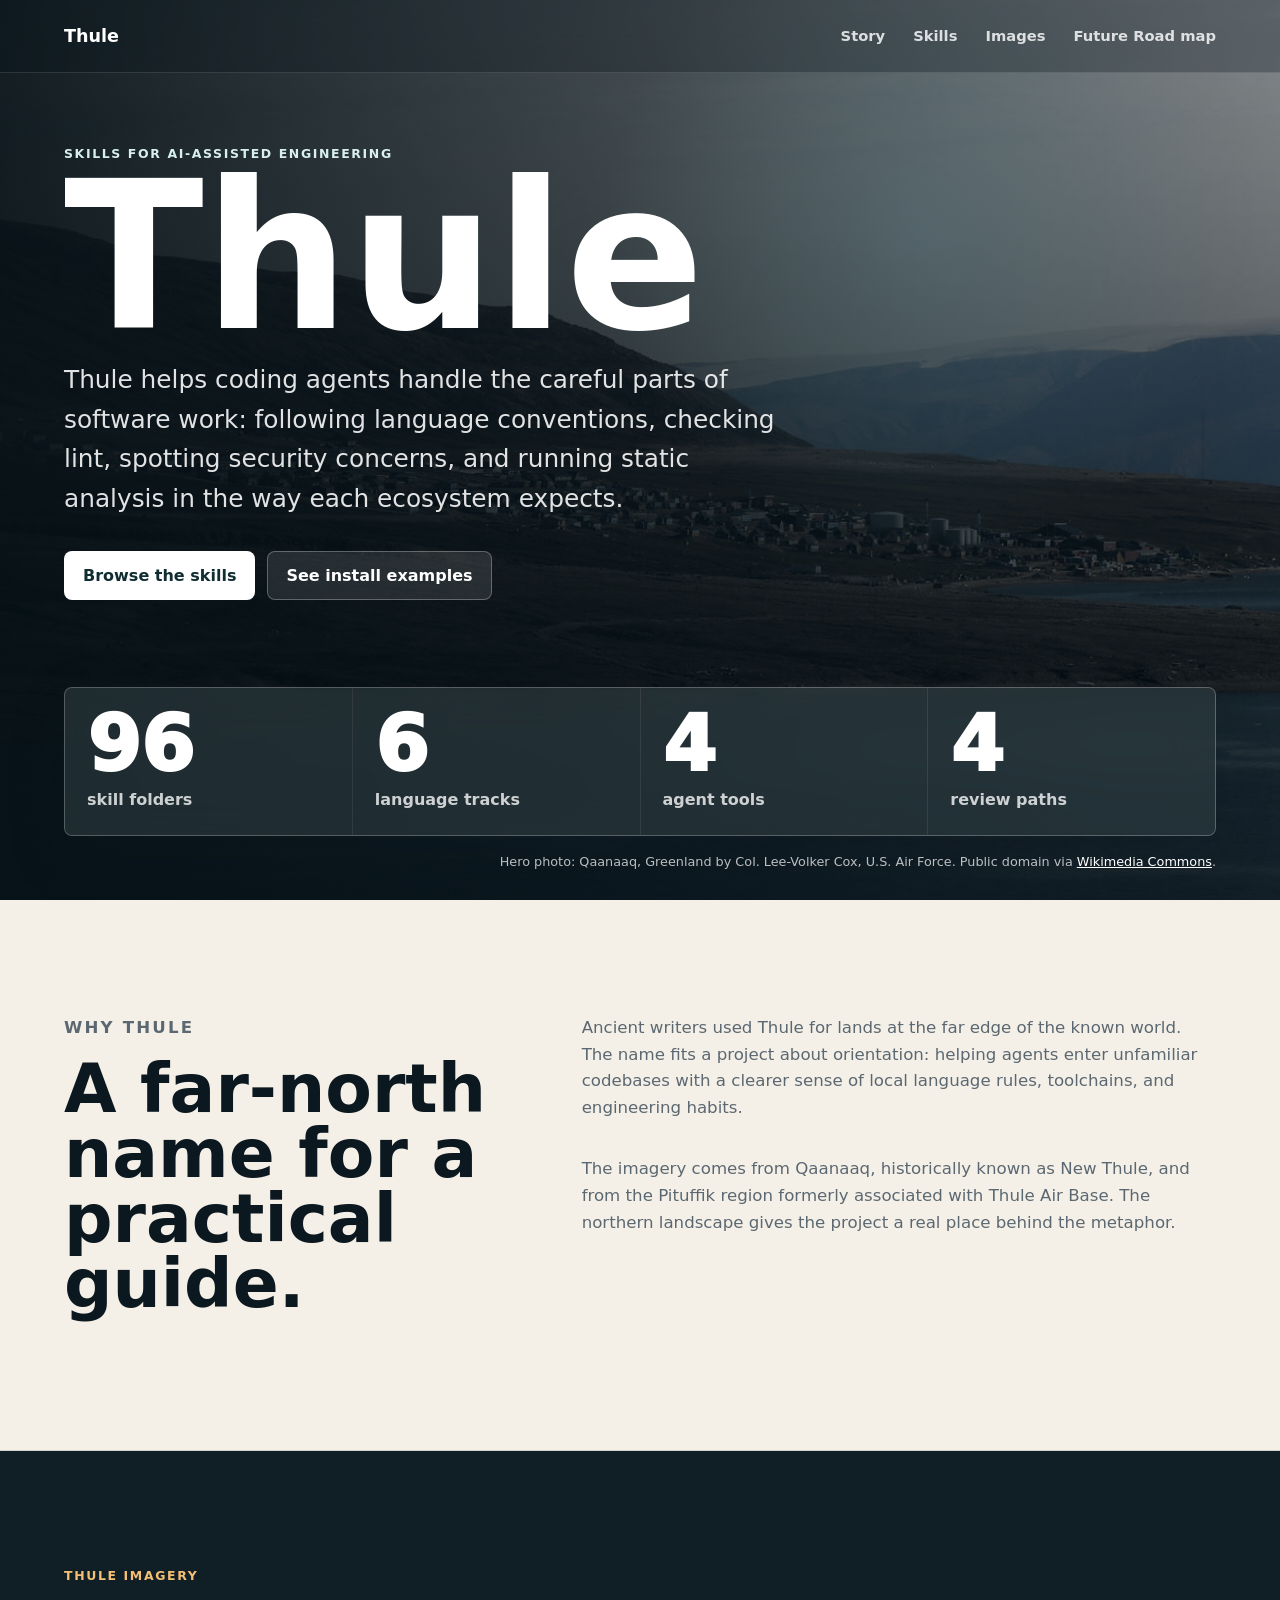
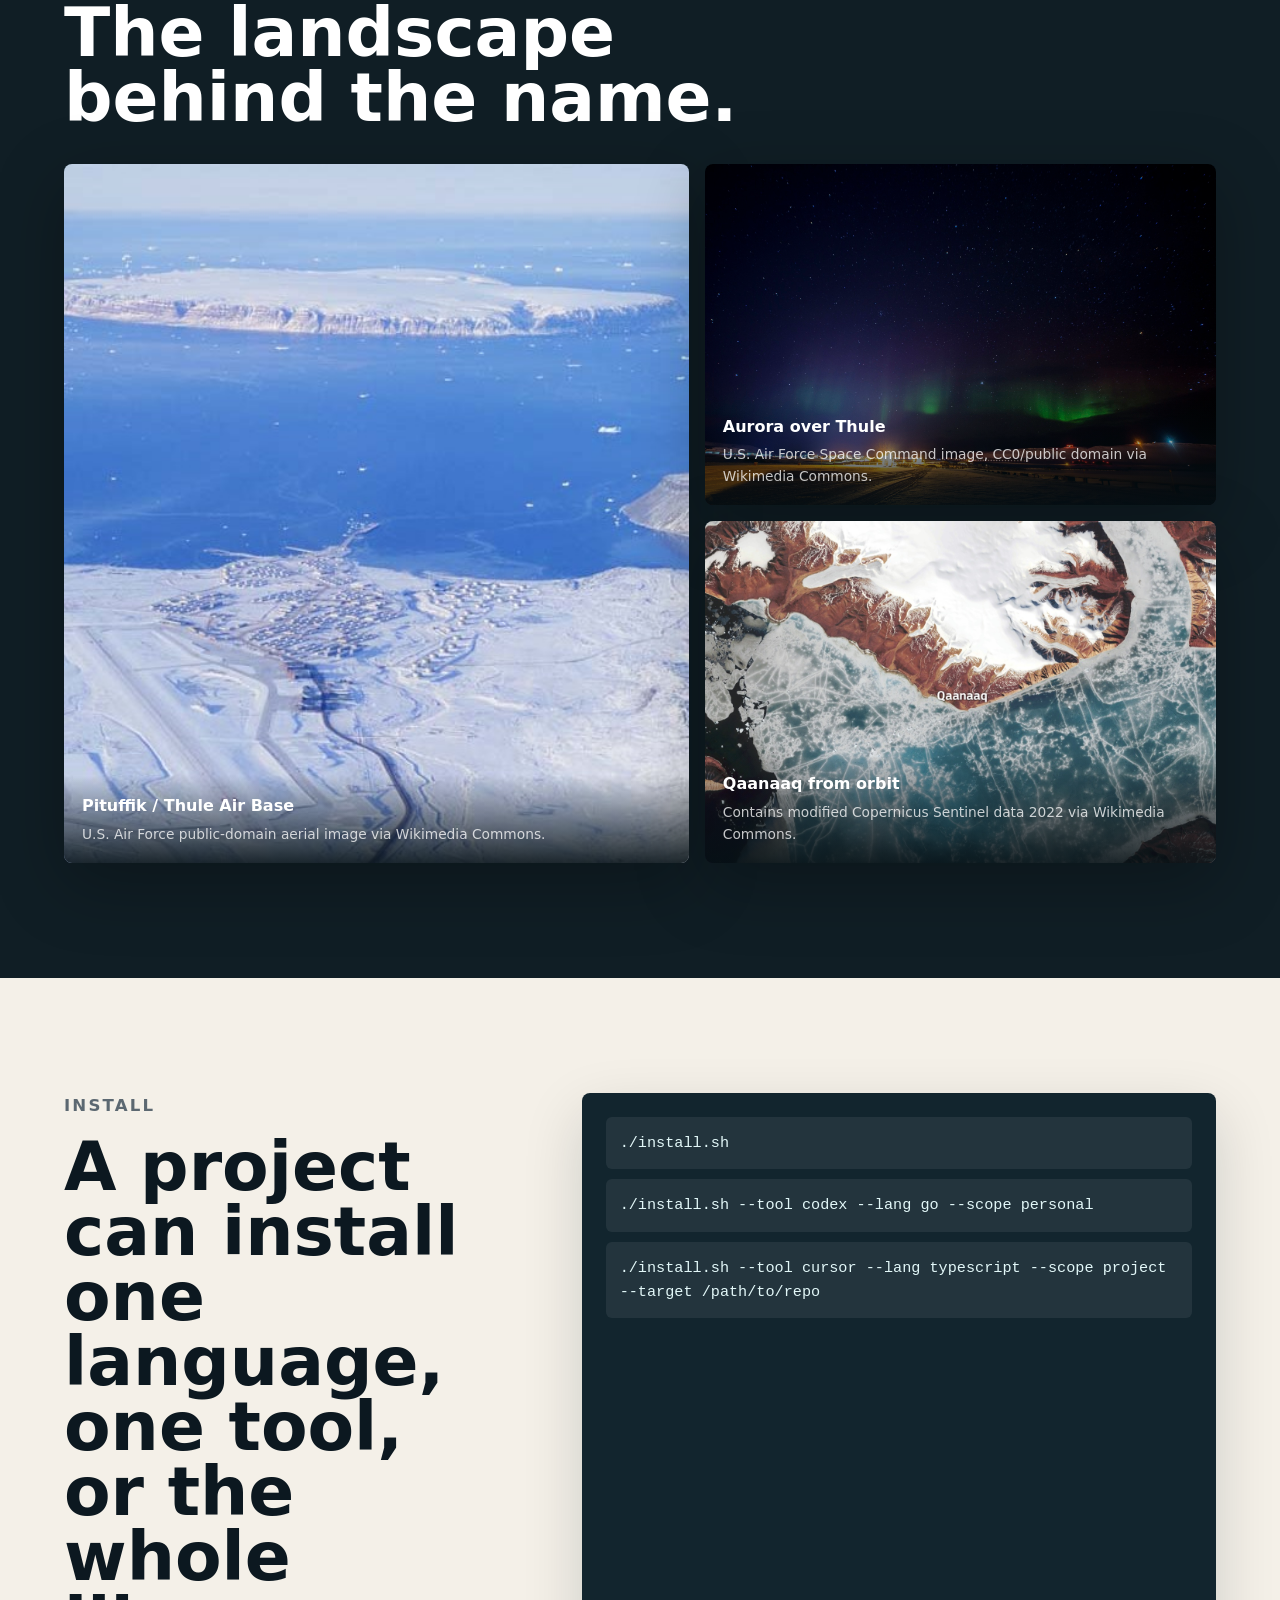
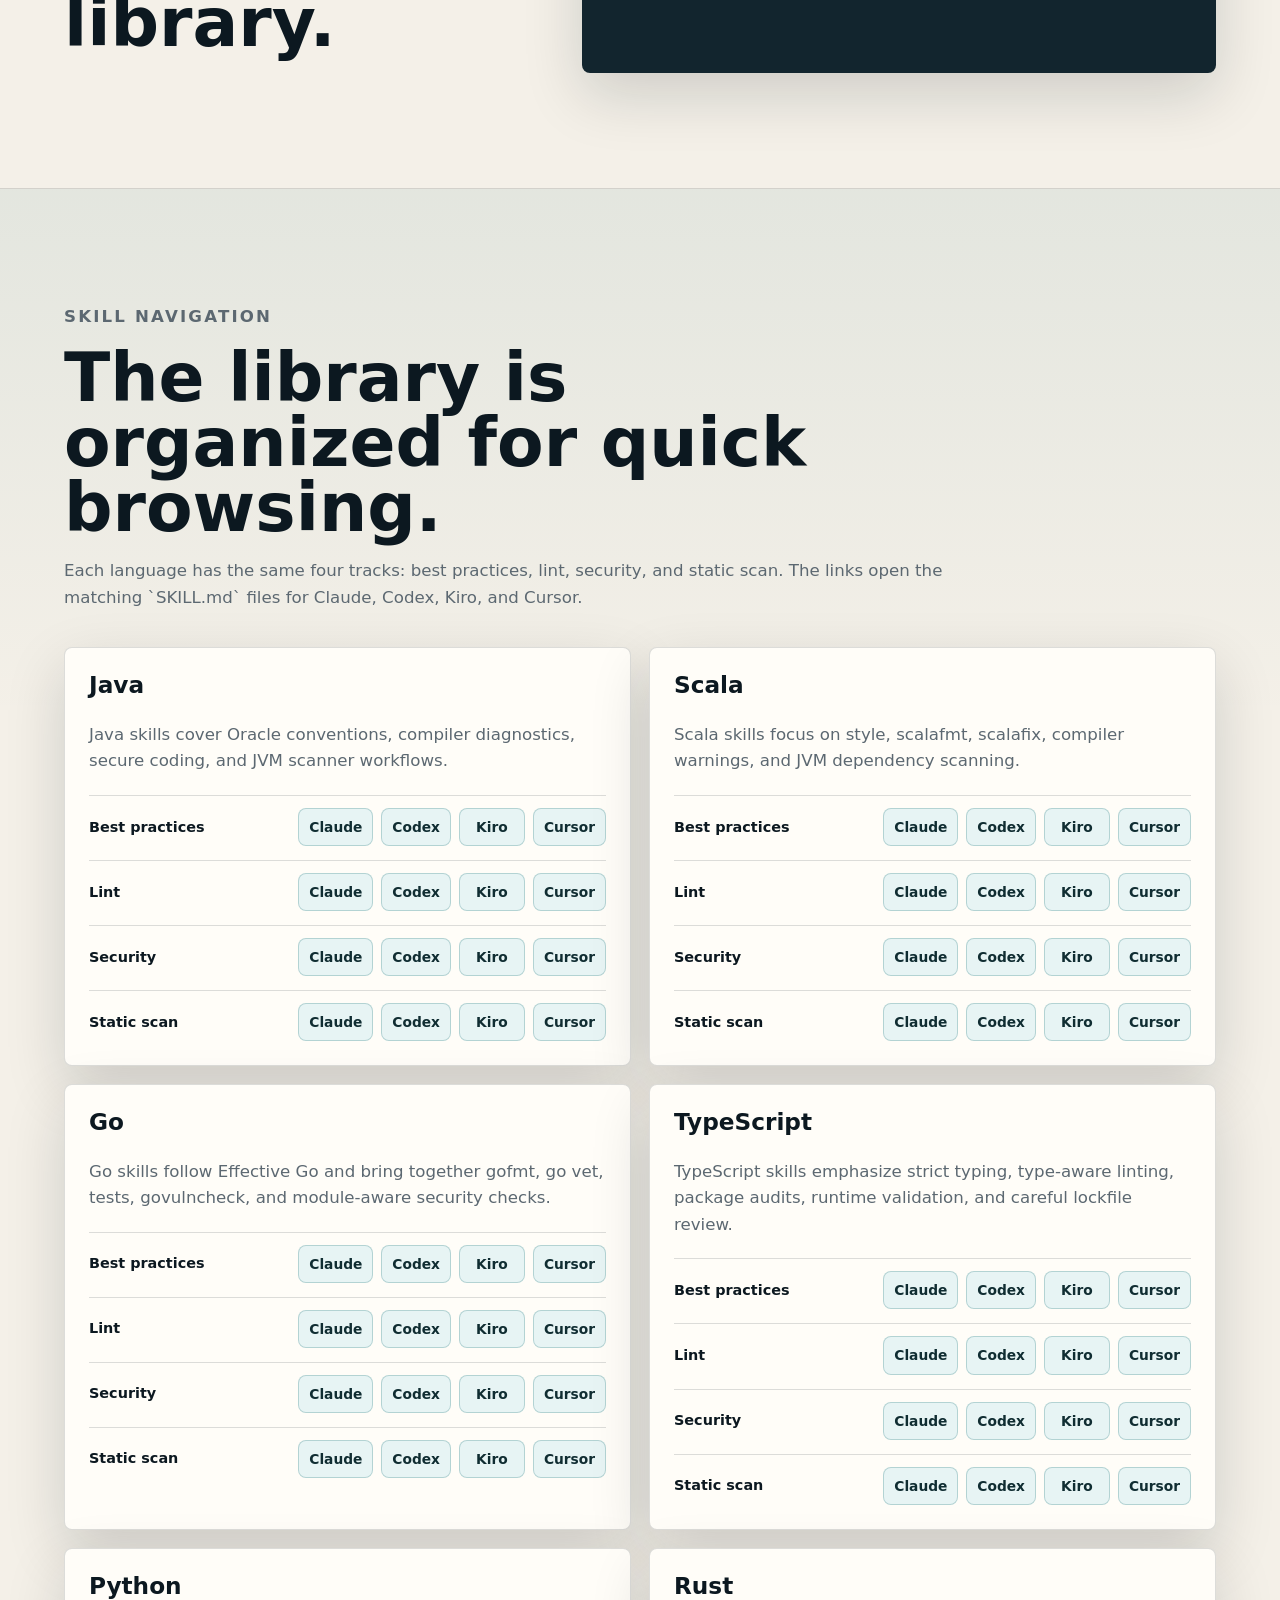
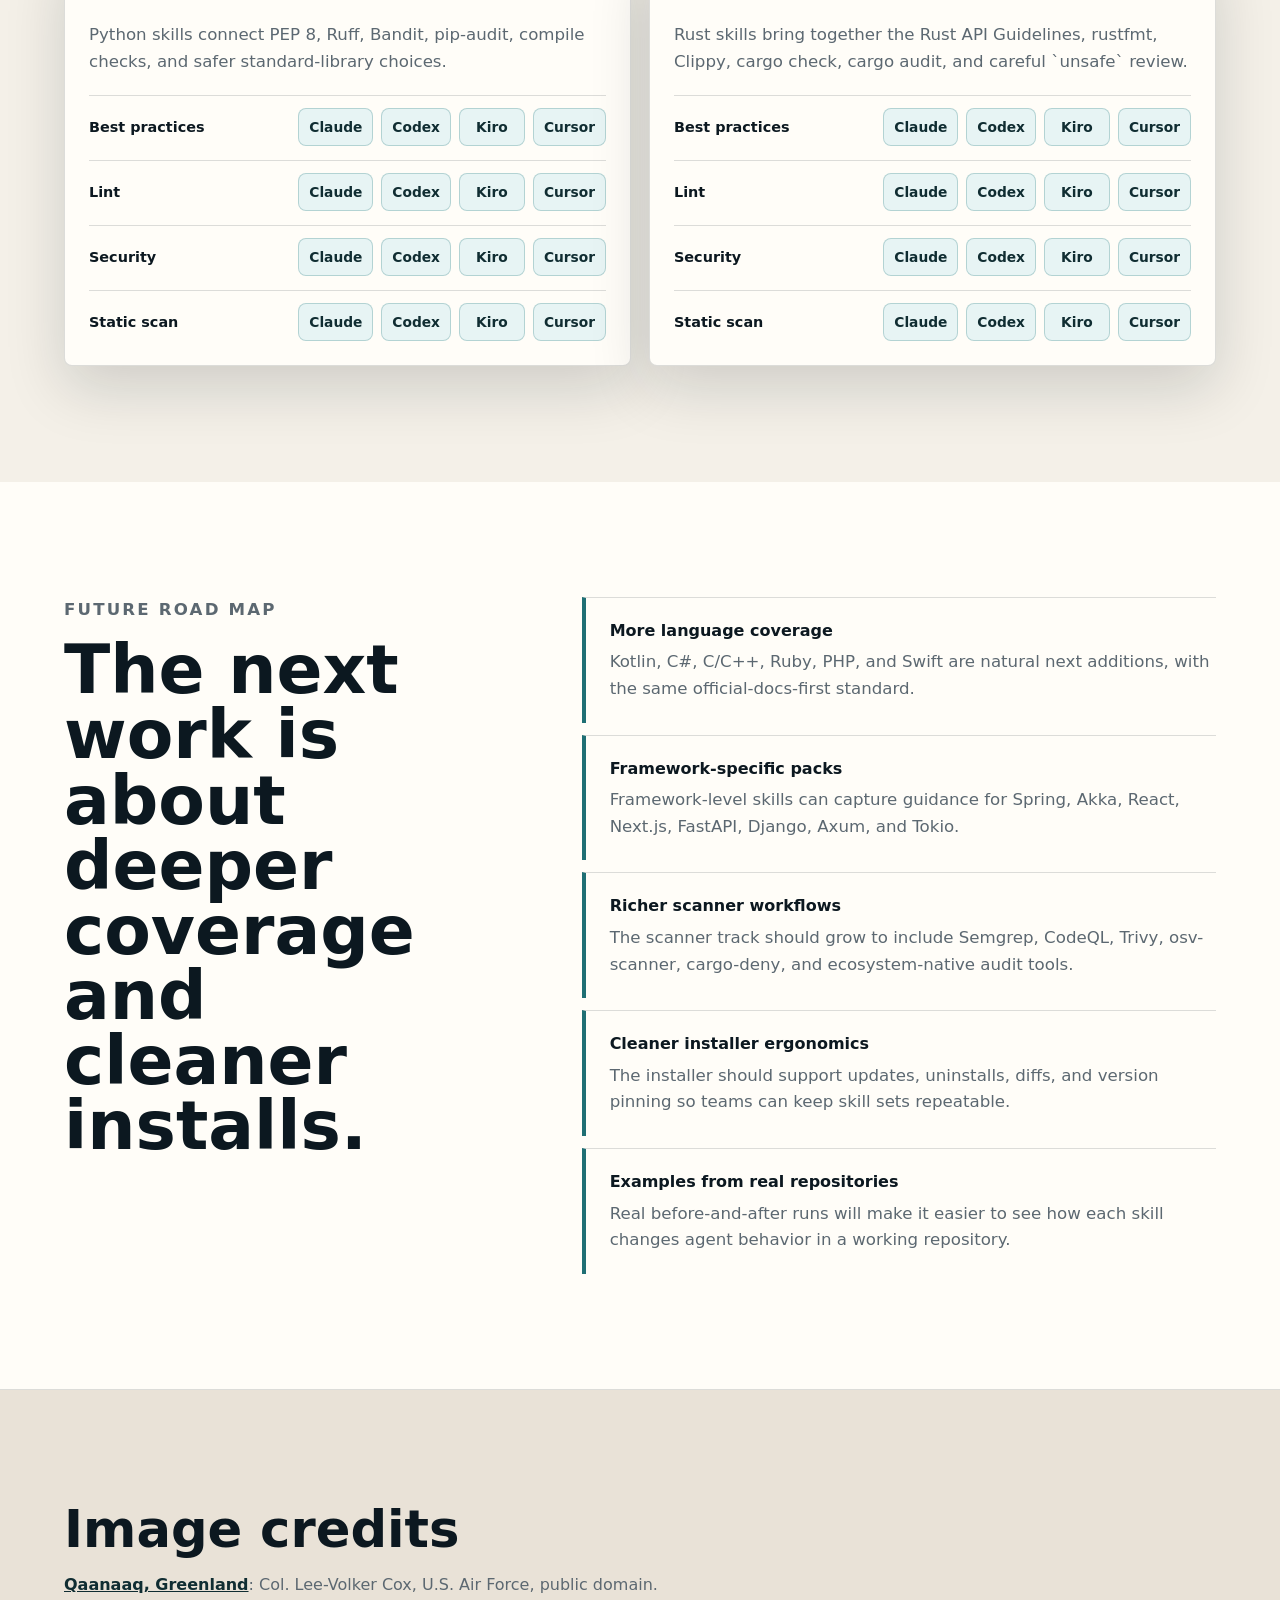
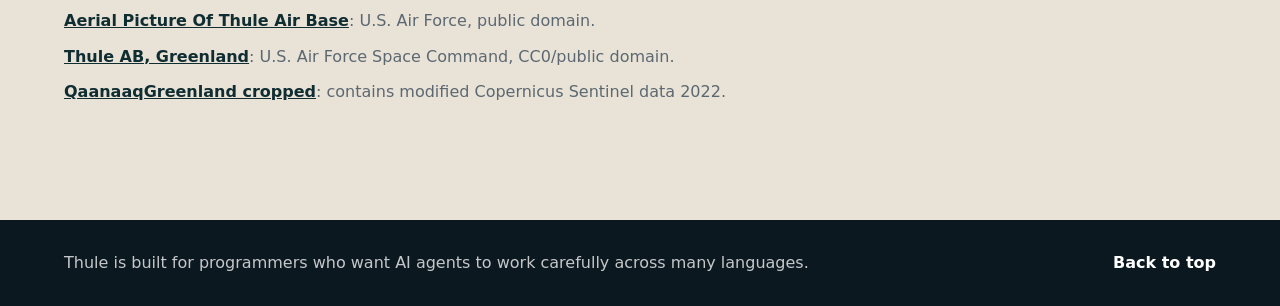
<file: index.html>
<!doctype html>
<html lang="en">
  <head>
    <meta charset="utf-8">
    <meta name="viewport" content="width=device-width, initial-scale=1">
    <meta
      name="description"
      content="Thule collects official-source-backed agent skills for teams working across Java, Scala, Go, TypeScript, Python, and Rust."
    >
    <title>Thule | Agent skills for code quality</title>
    <link rel="stylesheet" href="docs/styles.css?v=2">
  </head>
  <body>
    <header class="hero" id="top">
      <nav class="nav" aria-label="Primary navigation">
        <a class="brand" href="#top" aria-label="Thule home">Thule</a>
        <div class="nav-links">
          <a href="#story">Story</a>
          <a href="#skill-navigation">Skills</a>
          <a href="#images">Images</a>
          <a href="#roadmap">Future Road map</a>
        </div>
      </nav>

      <div class="hero-media" aria-hidden="true">
        <img src="docs/assets/qaanaaq-greenland.jpg" alt="">
      </div>
      <div class="hero-shade" aria-hidden="true"></div>

      <section class="hero-content" aria-labelledby="hero-title">
        <p class="eyebrow">Skills for AI-assisted engineering</p>
        <h1 id="hero-title">Thule</h1>
        <p class="lede">
          Thule helps coding agents handle the careful parts of software work: following language conventions, checking lint, spotting security concerns, and running static analysis in the way each ecosystem expects.
        </p>
        <div class="hero-actions">
          <a class="button primary" href="#skill-navigation">Browse the skills</a>
          <a class="button secondary" href="#install">See install examples</a>
        </div>
      </section>

      <aside class="banner" aria-label="Project coverage banner">
        <div>
          <span>96</span>
          <strong>skill folders</strong>
        </div>
        <div>
          <span>6</span>
          <strong>language tracks</strong>
        </div>
        <div>
          <span>4</span>
          <strong>agent tools</strong>
        </div>
        <div>
          <span>4</span>
          <strong>review paths</strong>
        </div>
      </aside>

      <p class="image-credit">
        Hero photo: Qaanaaq, Greenland by Col. Lee-Volker Cox, U.S. Air Force. Public domain via
        <a href="https://commons.wikimedia.org/wiki/File:Qaanaaq,_Greenland.jpg">Wikimedia Commons</a>.
      </p>
    </header>

    <main>
      <section class="section intro" id="story" aria-labelledby="story-title">
        <div class="section-copy">
          <p class="section-kicker">Why Thule</p>
          <h2 id="story-title">A far-north name for a practical guide.</h2>
        </div>
        <div class="text-stack">
          <p>
            Ancient writers used Thule for lands at the far edge of the known world. The name fits a project about orientation: helping agents enter unfamiliar codebases with a clearer sense of local language rules, toolchains, and engineering habits.
          </p>
          <p>
            The imagery comes from Qaanaaq, historically known as New Thule, and from the Pituffik region formerly associated with Thule Air Base. The northern landscape gives the project a real place behind the metaphor.
          </p>
        </div>
      </section>

      <section class="image-band" id="images" aria-labelledby="images-title">
        <div class="image-band-heading">
          <p class="section-kicker">Thule imagery</p>
          <h2 id="images-title">The landscape behind the name.</h2>
        </div>
        <div class="image-grid">
          <figure class="feature-image tall">
            <img src="docs/assets/thule-air-base-aerial.jpg" alt="Aerial view of Thule Air Base with water, snow, and surrounding landforms.">
            <figcaption>
              <strong>Pituffik / Thule Air Base</strong>
              <span>U.S. Air Force public-domain aerial image via Wikimedia Commons.</span>
            </figcaption>
          </figure>
          <figure class="feature-image">
            <img src="docs/assets/thule-aurora.jpg" alt="Aurora lights above Thule Air Base at night.">
            <figcaption>
              <strong>Aurora over Thule</strong>
              <span>U.S. Air Force Space Command image, CC0/public domain via Wikimedia Commons.</span>
            </figcaption>
          </figure>
          <figure class="feature-image">
            <img src="docs/assets/qaanaaq-sentinel.jpg" alt="Satellite image of Qaanaaq, Greenland and surrounding ice and terrain.">
            <figcaption>
              <strong>Qaanaaq from orbit</strong>
              <span>Contains modified Copernicus Sentinel data 2022 via Wikimedia Commons.</span>
            </figcaption>
          </figure>
        </div>
      </section>

      <section class="section install" id="install" aria-labelledby="install-title">
        <div class="section-copy">
          <p class="section-kicker">Install</p>
          <h2 id="install-title">A project can install one language, one tool, or the whole library.</h2>
        </div>
        <div class="terminal" role="img" aria-label="Install command examples">
          <code>./install.sh</code>
          <code>./install.sh --tool codex --lang go --scope personal</code>
          <code>./install.sh --tool cursor --lang typescript --scope project --target /path/to/repo</code>
        </div>
      </section>

      <section class="skills-section" id="skill-navigation" aria-labelledby="skills-title">
        <div class="skills-heading">
          <p class="section-kicker">Skill navigation</p>
          <h2 id="skills-title">The library is organized for quick browsing.</h2>
          <p>
            Each language has the same four tracks: best practices, lint, security, and static scan. The links open the matching `SKILL.md` files for Claude, Codex, Kiro, and Cursor.
          </p>
        </div>

        <div class="skill-grid">
          <article class="skill-card">
            <h3>Java</h3>
            <p>Java skills cover Oracle conventions, compiler diagnostics, secure coding, and JVM scanner workflows.</p>
            <div class="skill-group">
              <span>Best practices</span>
              <a href="https://github.com/akg268/Thule/blob/main/java/claude/java-best-practices/SKILL.md">Claude</a>
              <a href="https://github.com/akg268/Thule/blob/main/java/codex/java-best-practices/SKILL.md">Codex</a>
              <a href="https://github.com/akg268/Thule/blob/main/java/kiro/java-best-practices/SKILL.md">Kiro</a>
              <a href="https://github.com/akg268/Thule/blob/main/java/cursor/java-best-practices/SKILL.md">Cursor</a>
            </div>
            <div class="skill-group">
              <span>Lint</span>
              <a href="https://github.com/akg268/Thule/blob/main/java/claude/java-lint/SKILL.md">Claude</a>
              <a href="https://github.com/akg268/Thule/blob/main/java/codex/java-lint/SKILL.md">Codex</a>
              <a href="https://github.com/akg268/Thule/blob/main/java/kiro/java-lint/SKILL.md">Kiro</a>
              <a href="https://github.com/akg268/Thule/blob/main/java/cursor/java-lint/SKILL.md">Cursor</a>
            </div>
            <div class="skill-group">
              <span>Security</span>
              <a href="https://github.com/akg268/Thule/blob/main/java/claude/java-security/SKILL.md">Claude</a>
              <a href="https://github.com/akg268/Thule/blob/main/java/codex/java-security/SKILL.md">Codex</a>
              <a href="https://github.com/akg268/Thule/blob/main/java/kiro/java-security/SKILL.md">Kiro</a>
              <a href="https://github.com/akg268/Thule/blob/main/java/cursor/java-security/SKILL.md">Cursor</a>
            </div>
            <div class="skill-group">
              <span>Static scan</span>
              <a href="https://github.com/akg268/Thule/blob/main/java/claude/java-static-scan/SKILL.md">Claude</a>
              <a href="https://github.com/akg268/Thule/blob/main/java/codex/java-static-scan/SKILL.md">Codex</a>
              <a href="https://github.com/akg268/Thule/blob/main/java/kiro/java-static-scan/SKILL.md">Kiro</a>
              <a href="https://github.com/akg268/Thule/blob/main/java/cursor/java-static-scan/SKILL.md">Cursor</a>
            </div>
          </article>

          <article class="skill-card">
            <h3>Scala</h3>
            <p>Scala skills focus on style, scalafmt, scalafix, compiler warnings, and JVM dependency scanning.</p>
            <div class="skill-group">
              <span>Best practices</span>
              <a href="https://github.com/akg268/Thule/blob/main/scala/claude/scala-best-practices/SKILL.md">Claude</a>
              <a href="https://github.com/akg268/Thule/blob/main/scala/codex/scala-best-practices/SKILL.md">Codex</a>
              <a href="https://github.com/akg268/Thule/blob/main/scala/kiro/scala-best-practices/SKILL.md">Kiro</a>
              <a href="https://github.com/akg268/Thule/blob/main/scala/cursor/scala-best-practices/SKILL.md">Cursor</a>
            </div>
            <div class="skill-group">
              <span>Lint</span>
              <a href="https://github.com/akg268/Thule/blob/main/scala/claude/scala-lint/SKILL.md">Claude</a>
              <a href="https://github.com/akg268/Thule/blob/main/scala/codex/scala-lint/SKILL.md">Codex</a>
              <a href="https://github.com/akg268/Thule/blob/main/scala/kiro/scala-lint/SKILL.md">Kiro</a>
              <a href="https://github.com/akg268/Thule/blob/main/scala/cursor/scala-lint/SKILL.md">Cursor</a>
            </div>
            <div class="skill-group">
              <span>Security</span>
              <a href="https://github.com/akg268/Thule/blob/main/scala/claude/scala-security/SKILL.md">Claude</a>
              <a href="https://github.com/akg268/Thule/blob/main/scala/codex/scala-security/SKILL.md">Codex</a>
              <a href="https://github.com/akg268/Thule/blob/main/scala/kiro/scala-security/SKILL.md">Kiro</a>
              <a href="https://github.com/akg268/Thule/blob/main/scala/cursor/scala-security/SKILL.md">Cursor</a>
            </div>
            <div class="skill-group">
              <span>Static scan</span>
              <a href="https://github.com/akg268/Thule/blob/main/scala/claude/scala-static-scan/SKILL.md">Claude</a>
              <a href="https://github.com/akg268/Thule/blob/main/scala/codex/scala-static-scan/SKILL.md">Codex</a>
              <a href="https://github.com/akg268/Thule/blob/main/scala/kiro/scala-static-scan/SKILL.md">Kiro</a>
              <a href="https://github.com/akg268/Thule/blob/main/scala/cursor/scala-static-scan/SKILL.md">Cursor</a>
            </div>
          </article>

          <article class="skill-card">
            <h3>Go</h3>
            <p>Go skills follow Effective Go and bring together gofmt, go vet, tests, govulncheck, and module-aware security checks.</p>
            <div class="skill-group">
              <span>Best practices</span>
              <a href="https://github.com/akg268/Thule/blob/main/go/claude/go-best-practices/SKILL.md">Claude</a>
              <a href="https://github.com/akg268/Thule/blob/main/go/codex/go-best-practices/SKILL.md">Codex</a>
              <a href="https://github.com/akg268/Thule/blob/main/go/kiro/go-best-practices/SKILL.md">Kiro</a>
              <a href="https://github.com/akg268/Thule/blob/main/go/cursor/go-best-practices/SKILL.md">Cursor</a>
            </div>
            <div class="skill-group">
              <span>Lint</span>
              <a href="https://github.com/akg268/Thule/blob/main/go/claude/go-lint/SKILL.md">Claude</a>
              <a href="https://github.com/akg268/Thule/blob/main/go/codex/go-lint/SKILL.md">Codex</a>
              <a href="https://github.com/akg268/Thule/blob/main/go/kiro/go-lint/SKILL.md">Kiro</a>
              <a href="https://github.com/akg268/Thule/blob/main/go/cursor/go-lint/SKILL.md">Cursor</a>
            </div>
            <div class="skill-group">
              <span>Security</span>
              <a href="https://github.com/akg268/Thule/blob/main/go/claude/go-security/SKILL.md">Claude</a>
              <a href="https://github.com/akg268/Thule/blob/main/go/codex/go-security/SKILL.md">Codex</a>
              <a href="https://github.com/akg268/Thule/blob/main/go/kiro/go-security/SKILL.md">Kiro</a>
              <a href="https://github.com/akg268/Thule/blob/main/go/cursor/go-security/SKILL.md">Cursor</a>
            </div>
            <div class="skill-group">
              <span>Static scan</span>
              <a href="https://github.com/akg268/Thule/blob/main/go/claude/go-static-scan/SKILL.md">Claude</a>
              <a href="https://github.com/akg268/Thule/blob/main/go/codex/go-static-scan/SKILL.md">Codex</a>
              <a href="https://github.com/akg268/Thule/blob/main/go/kiro/go-static-scan/SKILL.md">Kiro</a>
              <a href="https://github.com/akg268/Thule/blob/main/go/cursor/go-static-scan/SKILL.md">Cursor</a>
            </div>
          </article>

          <article class="skill-card">
            <h3>TypeScript</h3>
            <p>TypeScript skills emphasize strict typing, type-aware linting, package audits, runtime validation, and careful lockfile review.</p>
            <div class="skill-group">
              <span>Best practices</span>
              <a href="https://github.com/akg268/Thule/blob/main/typescript/claude/typescript-best-practices/SKILL.md">Claude</a>
              <a href="https://github.com/akg268/Thule/blob/main/typescript/codex/typescript-best-practices/SKILL.md">Codex</a>
              <a href="https://github.com/akg268/Thule/blob/main/typescript/kiro/typescript-best-practices/SKILL.md">Kiro</a>
              <a href="https://github.com/akg268/Thule/blob/main/typescript/cursor/typescript-best-practices/SKILL.md">Cursor</a>
            </div>
            <div class="skill-group">
              <span>Lint</span>
              <a href="https://github.com/akg268/Thule/blob/main/typescript/claude/typescript-lint/SKILL.md">Claude</a>
              <a href="https://github.com/akg268/Thule/blob/main/typescript/codex/typescript-lint/SKILL.md">Codex</a>
              <a href="https://github.com/akg268/Thule/blob/main/typescript/kiro/typescript-lint/SKILL.md">Kiro</a>
              <a href="https://github.com/akg268/Thule/blob/main/typescript/cursor/typescript-lint/SKILL.md">Cursor</a>
            </div>
            <div class="skill-group">
              <span>Security</span>
              <a href="https://github.com/akg268/Thule/blob/main/typescript/claude/typescript-security/SKILL.md">Claude</a>
              <a href="https://github.com/akg268/Thule/blob/main/typescript/codex/typescript-security/SKILL.md">Codex</a>
              <a href="https://github.com/akg268/Thule/blob/main/typescript/kiro/typescript-security/SKILL.md">Kiro</a>
              <a href="https://github.com/akg268/Thule/blob/main/typescript/cursor/typescript-security/SKILL.md">Cursor</a>
            </div>
            <div class="skill-group">
              <span>Static scan</span>
              <a href="https://github.com/akg268/Thule/blob/main/typescript/claude/typescript-static-scan/SKILL.md">Claude</a>
              <a href="https://github.com/akg268/Thule/blob/main/typescript/codex/typescript-static-scan/SKILL.md">Codex</a>
              <a href="https://github.com/akg268/Thule/blob/main/typescript/kiro/typescript-static-scan/SKILL.md">Kiro</a>
              <a href="https://github.com/akg268/Thule/blob/main/typescript/cursor/typescript-static-scan/SKILL.md">Cursor</a>
            </div>
          </article>

          <article class="skill-card">
            <h3>Python</h3>
            <p>Python skills connect PEP 8, Ruff, Bandit, pip-audit, compile checks, and safer standard-library choices.</p>
            <div class="skill-group">
              <span>Best practices</span>
              <a href="https://github.com/akg268/Thule/blob/main/python/claude/python-best-practices/SKILL.md">Claude</a>
              <a href="https://github.com/akg268/Thule/blob/main/python/codex/python-best-practices/SKILL.md">Codex</a>
              <a href="https://github.com/akg268/Thule/blob/main/python/kiro/python-best-practices/SKILL.md">Kiro</a>
              <a href="https://github.com/akg268/Thule/blob/main/python/cursor/python-best-practices/SKILL.md">Cursor</a>
            </div>
            <div class="skill-group">
              <span>Lint</span>
              <a href="https://github.com/akg268/Thule/blob/main/python/claude/python-lint/SKILL.md">Claude</a>
              <a href="https://github.com/akg268/Thule/blob/main/python/codex/python-lint/SKILL.md">Codex</a>
              <a href="https://github.com/akg268/Thule/blob/main/python/kiro/python-lint/SKILL.md">Kiro</a>
              <a href="https://github.com/akg268/Thule/blob/main/python/cursor/python-lint/SKILL.md">Cursor</a>
            </div>
            <div class="skill-group">
              <span>Security</span>
              <a href="https://github.com/akg268/Thule/blob/main/python/claude/python-security/SKILL.md">Claude</a>
              <a href="https://github.com/akg268/Thule/blob/main/python/codex/python-security/SKILL.md">Codex</a>
              <a href="https://github.com/akg268/Thule/blob/main/python/kiro/python-security/SKILL.md">Kiro</a>
              <a href="https://github.com/akg268/Thule/blob/main/python/cursor/python-security/SKILL.md">Cursor</a>
            </div>
            <div class="skill-group">
              <span>Static scan</span>
              <a href="https://github.com/akg268/Thule/blob/main/python/claude/python-static-scan/SKILL.md">Claude</a>
              <a href="https://github.com/akg268/Thule/blob/main/python/codex/python-static-scan/SKILL.md">Codex</a>
              <a href="https://github.com/akg268/Thule/blob/main/python/kiro/python-static-scan/SKILL.md">Kiro</a>
              <a href="https://github.com/akg268/Thule/blob/main/python/cursor/python-static-scan/SKILL.md">Cursor</a>
            </div>
          </article>

          <article class="skill-card">
            <h3>Rust</h3>
            <p>Rust skills bring together the Rust API Guidelines, rustfmt, Clippy, cargo check, cargo audit, and careful `unsafe` review.</p>
            <div class="skill-group">
              <span>Best practices</span>
              <a href="https://github.com/akg268/Thule/blob/main/rust/claude/rust-best-practices/SKILL.md">Claude</a>
              <a href="https://github.com/akg268/Thule/blob/main/rust/codex/rust-best-practices/SKILL.md">Codex</a>
              <a href="https://github.com/akg268/Thule/blob/main/rust/kiro/rust-best-practices/SKILL.md">Kiro</a>
              <a href="https://github.com/akg268/Thule/blob/main/rust/cursor/rust-best-practices/SKILL.md">Cursor</a>
            </div>
            <div class="skill-group">
              <span>Lint</span>
              <a href="https://github.com/akg268/Thule/blob/main/rust/claude/rust-lint/SKILL.md">Claude</a>
              <a href="https://github.com/akg268/Thule/blob/main/rust/codex/rust-lint/SKILL.md">Codex</a>
              <a href="https://github.com/akg268/Thule/blob/main/rust/kiro/rust-lint/SKILL.md">Kiro</a>
              <a href="https://github.com/akg268/Thule/blob/main/rust/cursor/rust-lint/SKILL.md">Cursor</a>
            </div>
            <div class="skill-group">
              <span>Security</span>
              <a href="https://github.com/akg268/Thule/blob/main/rust/claude/rust-security/SKILL.md">Claude</a>
              <a href="https://github.com/akg268/Thule/blob/main/rust/codex/rust-security/SKILL.md">Codex</a>
              <a href="https://github.com/akg268/Thule/blob/main/rust/kiro/rust-security/SKILL.md">Kiro</a>
              <a href="https://github.com/akg268/Thule/blob/main/rust/cursor/rust-security/SKILL.md">Cursor</a>
            </div>
            <div class="skill-group">
              <span>Static scan</span>
              <a href="https://github.com/akg268/Thule/blob/main/rust/claude/rust-static-scan/SKILL.md">Claude</a>
              <a href="https://github.com/akg268/Thule/blob/main/rust/codex/rust-static-scan/SKILL.md">Codex</a>
              <a href="https://github.com/akg268/Thule/blob/main/rust/kiro/rust-static-scan/SKILL.md">Kiro</a>
              <a href="https://github.com/akg268/Thule/blob/main/rust/cursor/rust-static-scan/SKILL.md">Cursor</a>
            </div>
          </article>
        </div>
      </section>

      <section class="section roadmap" id="roadmap" aria-labelledby="roadmap-title">
        <div class="section-copy">
          <p class="section-kicker">Future Road map</p>
          <h2 id="roadmap-title">The next work is about deeper coverage and cleaner installs.</h2>
        </div>
        <ol class="roadmap-list">
          <li>
            <span>More language coverage</span>
            <p>Kotlin, C#, C/C++, Ruby, PHP, and Swift are natural next additions, with the same official-docs-first standard.</p>
          </li>
          <li>
            <span>Framework-specific packs</span>
            <p>Framework-level skills can capture guidance for Spring, Akka, React, Next.js, FastAPI, Django, Axum, and Tokio.</p>
          </li>
          <li>
            <span>Richer scanner workflows</span>
            <p>The scanner track should grow to include Semgrep, CodeQL, Trivy, osv-scanner, cargo-deny, and ecosystem-native audit tools.</p>
          </li>
          <li>
            <span>Cleaner installer ergonomics</span>
            <p>The installer should support updates, uninstalls, diffs, and version pinning so teams can keep skill sets repeatable.</p>
          </li>
          <li>
            <span>Examples from real repositories</span>
            <p>Real before-and-after runs will make it easier to see how each skill changes agent behavior in a working repository.</p>
          </li>
        </ol>
      </section>

      <section class="credits" aria-labelledby="credits-title">
        <h2 id="credits-title">Image credits</h2>
        <ul>
          <li><a href="https://commons.wikimedia.org/wiki/File:Qaanaaq,_Greenland.jpg">Qaanaaq, Greenland</a>: Col. Lee-Volker Cox, U.S. Air Force, public domain.</li>
          <li><a href="https://commons.wikimedia.org/wiki/File:Aerial_Picture_Of_Thule_Air_Base.jpg">Aerial Picture Of Thule Air Base</a>: U.S. Air Force, public domain.</li>
          <li><a href="https://commons.wikimedia.org/wiki/File:Thule_AB,_Greenland_(39033264061).jpg">Thule AB, Greenland</a>: U.S. Air Force Space Command, CC0/public domain.</li>
          <li><a href="https://commons.wikimedia.org/wiki/File:QaanaaqGreenland_(cropped).jpg">QaanaaqGreenland cropped</a>: contains modified Copernicus Sentinel data 2022.</li>
        </ul>
      </section>
    </main>

    <footer class="footer">
      <p>Thule is built for programmers who want AI agents to work carefully across many languages.</p>
      <a href="#top">Back to top</a>
    </footer>
  </body>
</html>
</file>
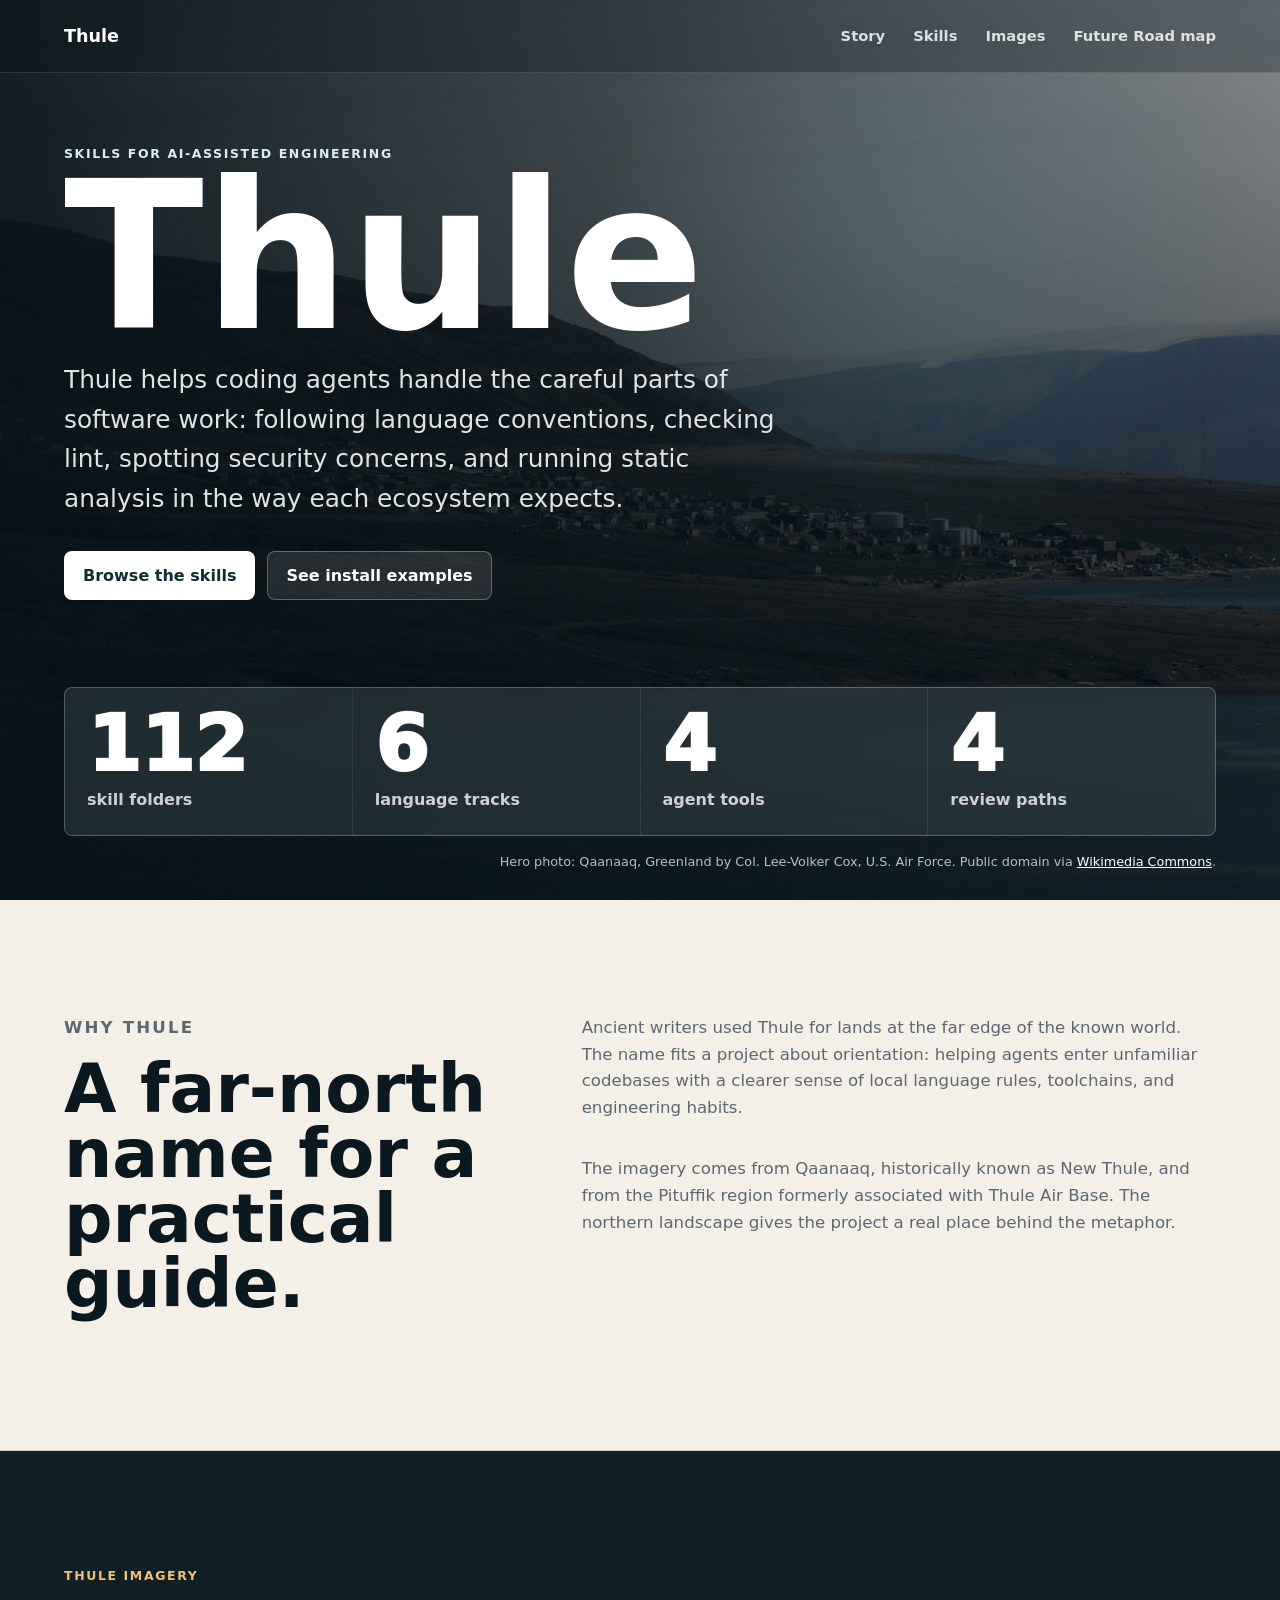
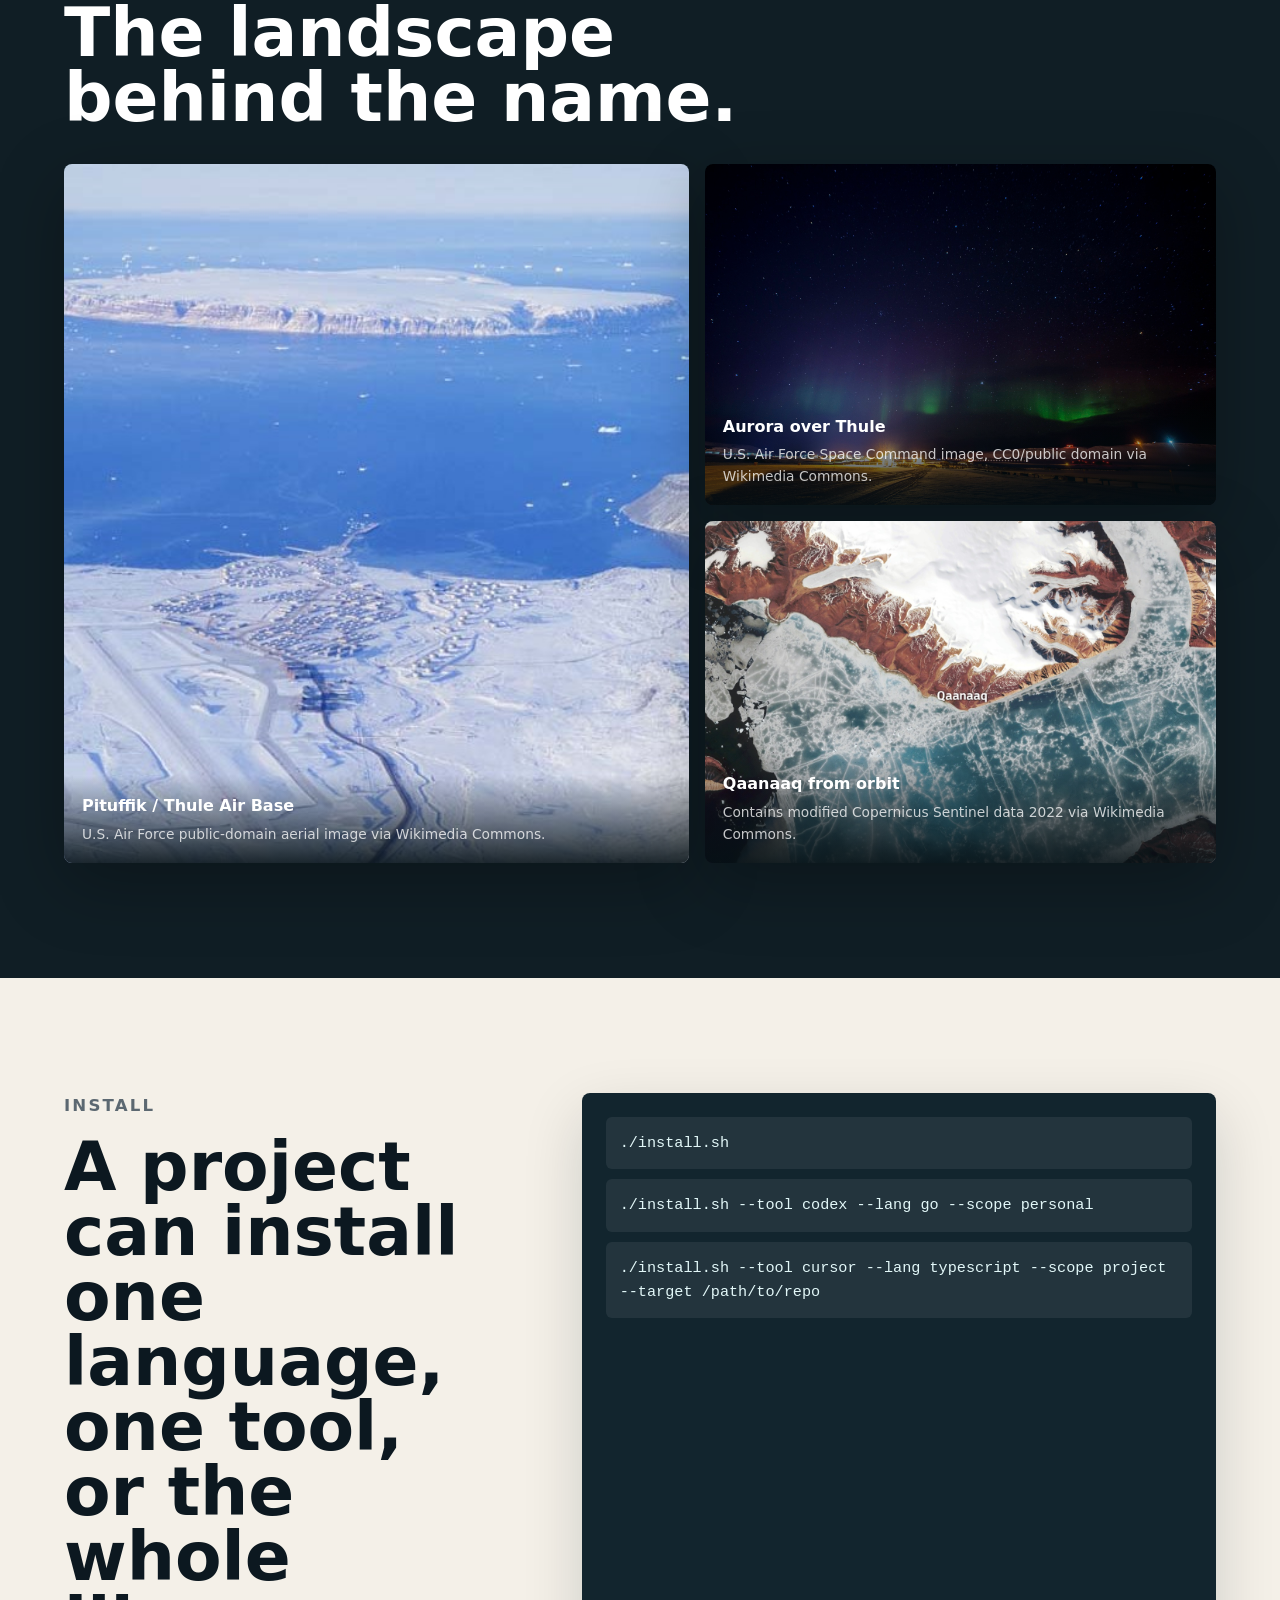
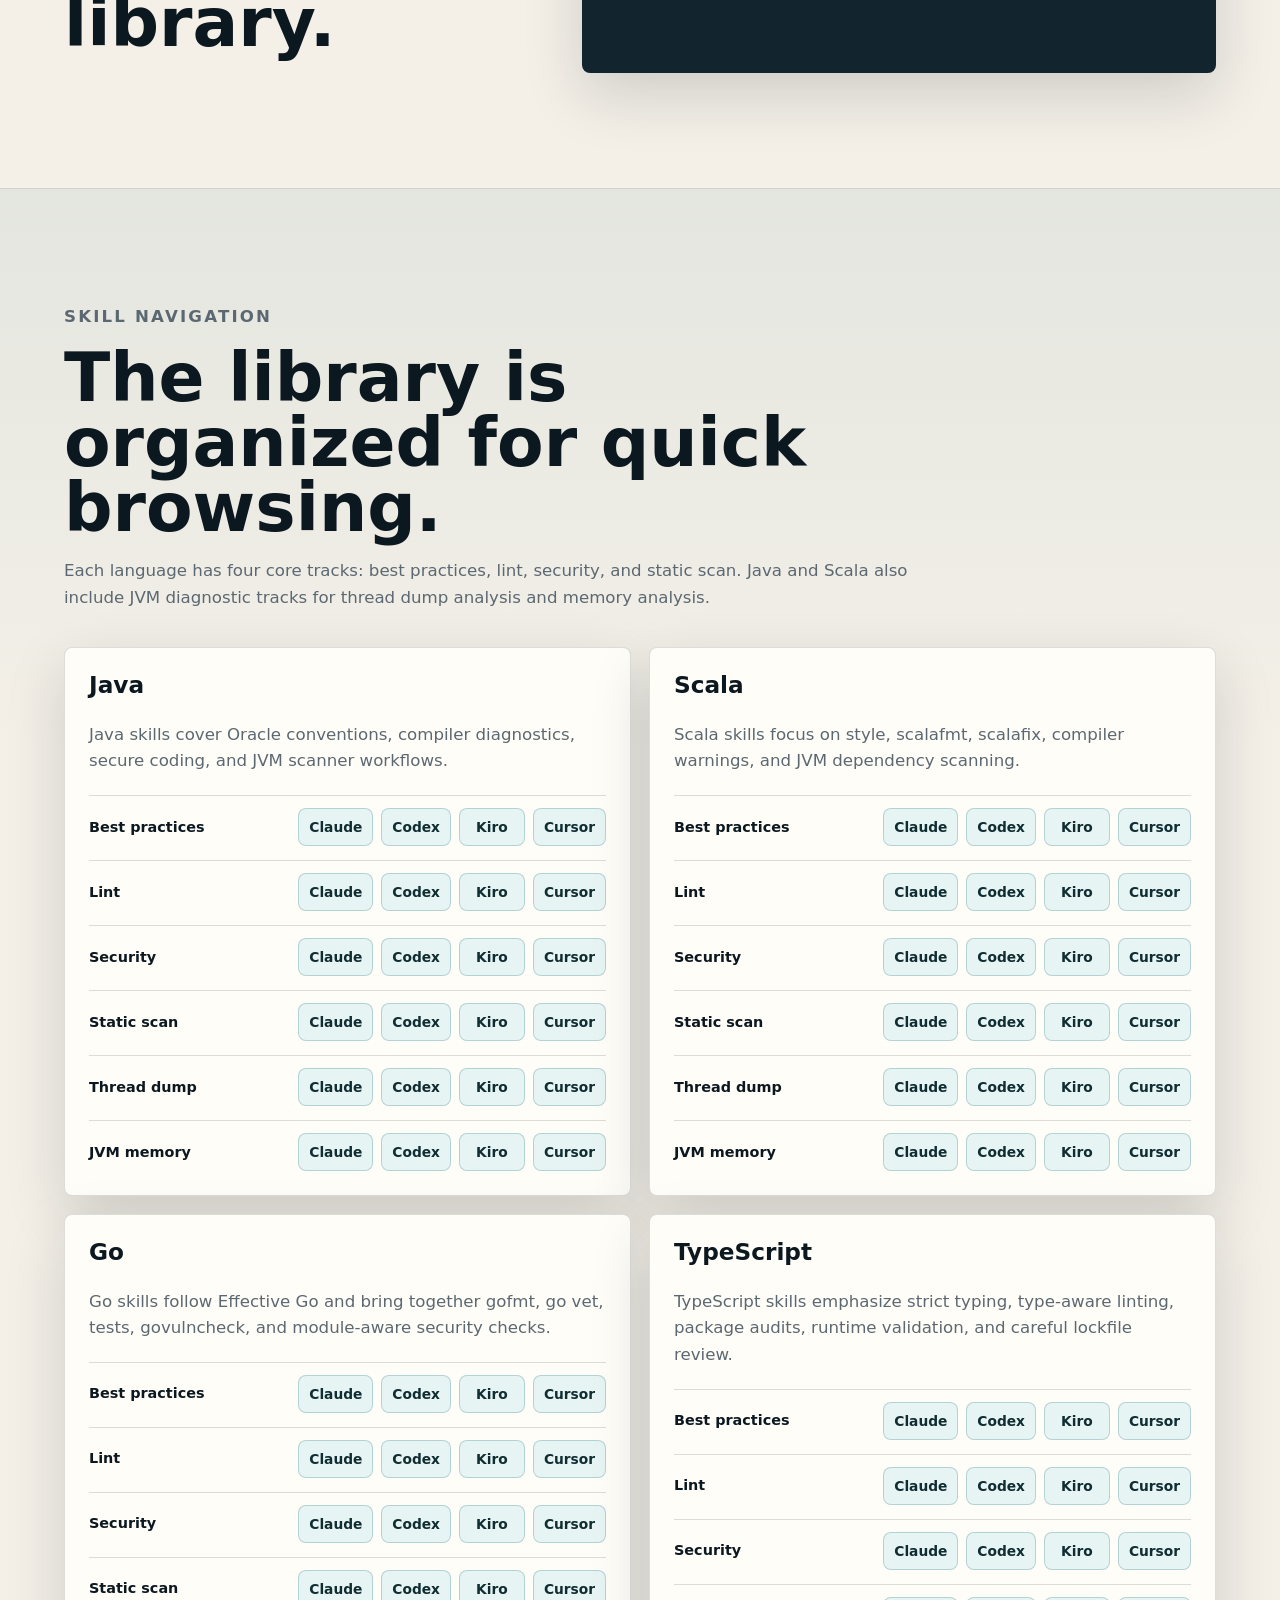
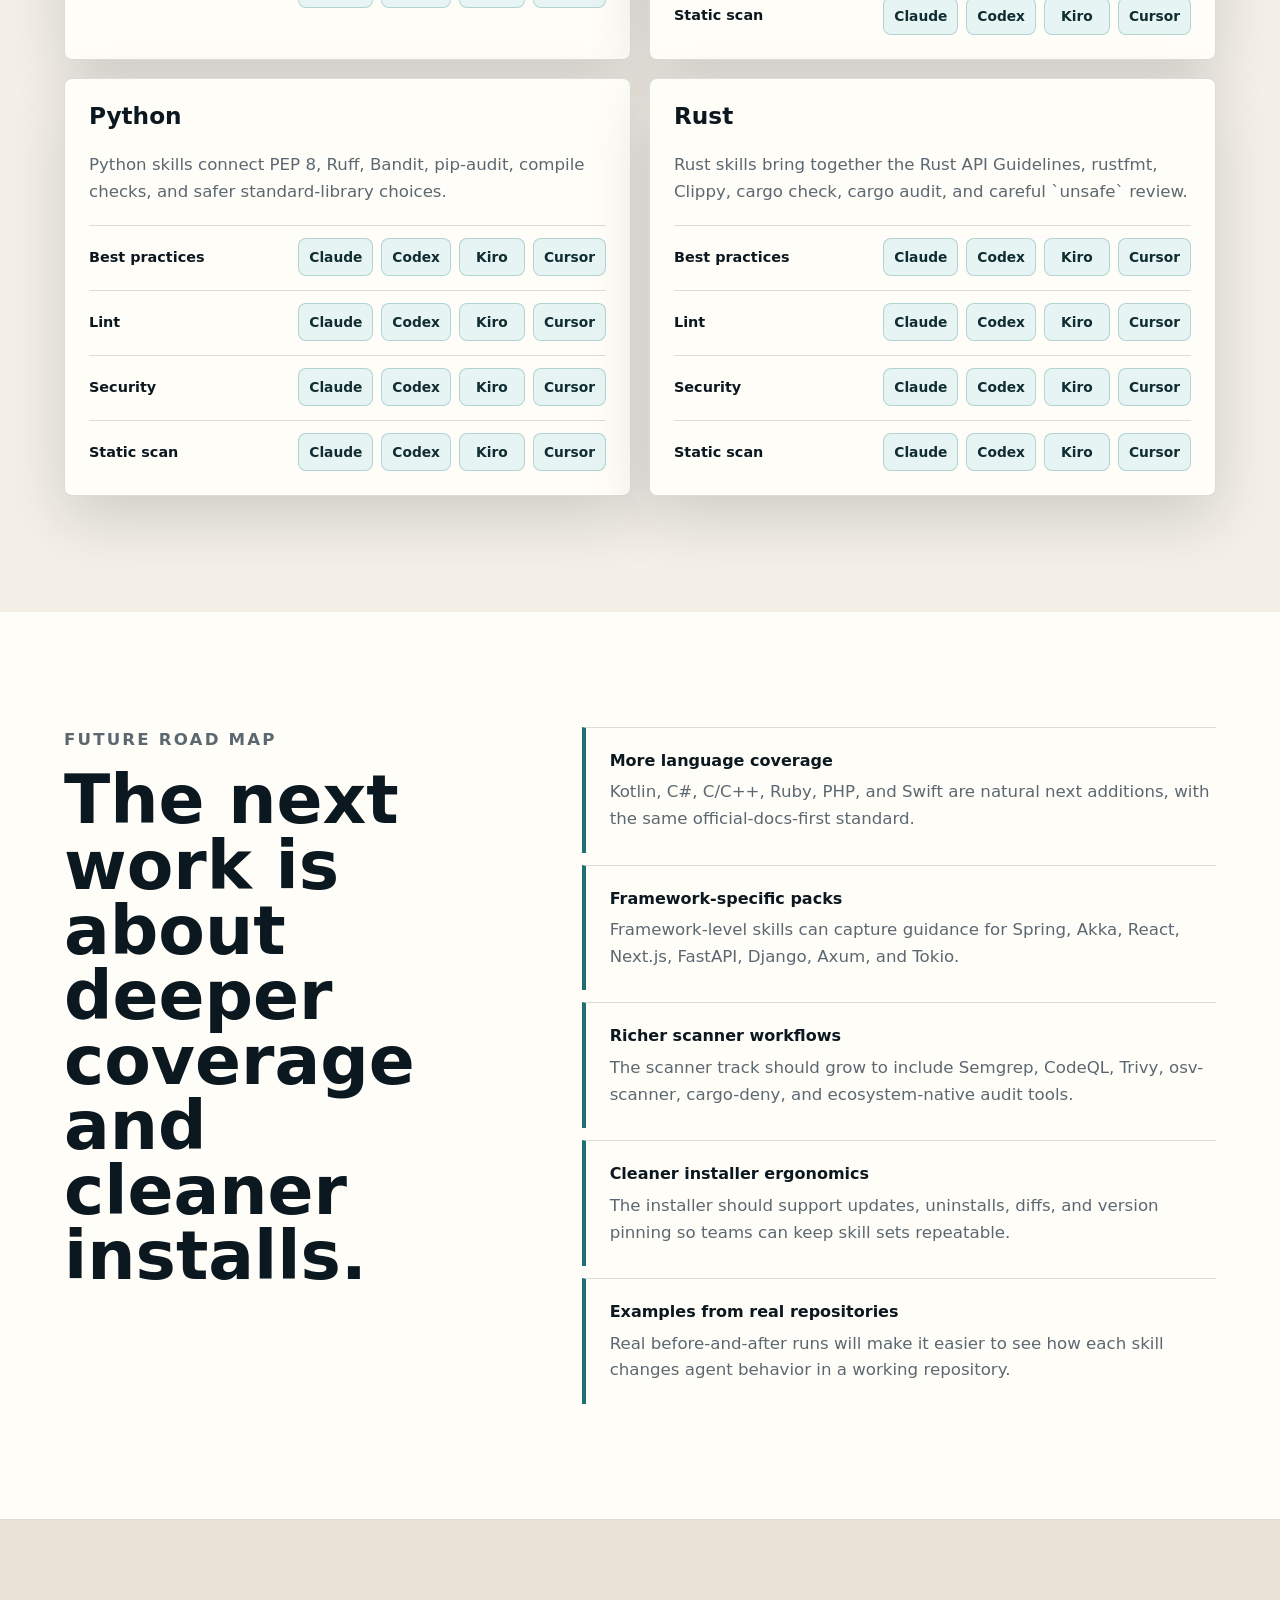
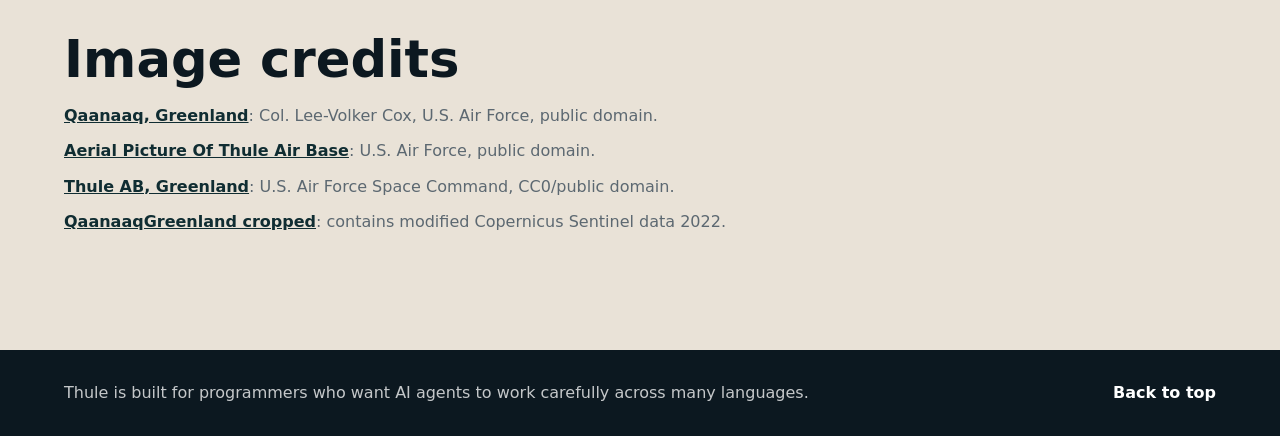
<file: docs/index.html>
<!doctype html>
<html lang="en">
  <head>
    <meta charset="utf-8">
    <meta name="viewport" content="width=device-width, initial-scale=1">
    <meta
      name="description"
      content="Thule collects official-source-backed agent skills for teams working across Java, Scala, Go, TypeScript, Python, and Rust."
    >
    <title>Thule | Agent skills for code quality</title>
    <link rel="stylesheet" href="styles.css?v=2">
  </head>
  <body>
    <header class="hero" id="top">
      <nav class="nav" aria-label="Primary navigation">
        <a class="brand" href="#top" aria-label="Thule home">Thule</a>
        <div class="nav-links">
          <a href="#story">Story</a>
          <a href="#skill-navigation">Skills</a>
          <a href="#images">Images</a>
          <a href="#roadmap">Future Road map</a>
        </div>
      </nav>

      <div class="hero-media" aria-hidden="true">
        <img src="assets/qaanaaq-greenland.jpg" alt="">
      </div>
      <div class="hero-shade" aria-hidden="true"></div>

      <section class="hero-content" aria-labelledby="hero-title">
        <p class="eyebrow">Skills for AI-assisted engineering</p>
        <h1 id="hero-title">Thule</h1>
        <p class="lede">
          Thule helps coding agents handle the careful parts of software work: following language conventions, checking lint, spotting security concerns, and running static analysis in the way each ecosystem expects.
        </p>
        <div class="hero-actions">
          <a class="button primary" href="#skill-navigation">Browse the skills</a>
          <a class="button secondary" href="#install">See install examples</a>
        </div>
      </section>

      <aside class="banner" aria-label="Project coverage banner">
        <div>
          <span>112</span>
          <strong>skill folders</strong>
        </div>
        <div>
          <span>6</span>
          <strong>language tracks</strong>
        </div>
        <div>
          <span>4</span>
          <strong>agent tools</strong>
        </div>
        <div>
          <span>4</span>
          <strong>review paths</strong>
        </div>
      </aside>

      <p class="image-credit">
        Hero photo: Qaanaaq, Greenland by Col. Lee-Volker Cox, U.S. Air Force. Public domain via
        <a href="https://commons.wikimedia.org/wiki/File:Qaanaaq,_Greenland.jpg">Wikimedia Commons</a>.
      </p>
    </header>

    <main>
      <section class="section intro" id="story" aria-labelledby="story-title">
        <div class="section-copy">
          <p class="section-kicker">Why Thule</p>
          <h2 id="story-title">A far-north name for a practical guide.</h2>
        </div>
        <div class="text-stack">
          <p>
            Ancient writers used Thule for lands at the far edge of the known world. The name fits a project about orientation: helping agents enter unfamiliar codebases with a clearer sense of local language rules, toolchains, and engineering habits.
          </p>
          <p>
            The imagery comes from Qaanaaq, historically known as New Thule, and from the Pituffik region formerly associated with Thule Air Base. The northern landscape gives the project a real place behind the metaphor.
          </p>
        </div>
      </section>

      <section class="image-band" id="images" aria-labelledby="images-title">
        <div class="image-band-heading">
          <p class="section-kicker">Thule imagery</p>
          <h2 id="images-title">The landscape behind the name.</h2>
        </div>
        <div class="image-grid">
          <figure class="feature-image tall">
            <img src="assets/thule-air-base-aerial.jpg" alt="Aerial view of Thule Air Base with water, snow, and surrounding landforms.">
            <figcaption>
              <strong>Pituffik / Thule Air Base</strong>
              <span>U.S. Air Force public-domain aerial image via Wikimedia Commons.</span>
            </figcaption>
          </figure>
          <figure class="feature-image">
            <img src="assets/thule-aurora.jpg" alt="Aurora lights above Thule Air Base at night.">
            <figcaption>
              <strong>Aurora over Thule</strong>
              <span>U.S. Air Force Space Command image, CC0/public domain via Wikimedia Commons.</span>
            </figcaption>
          </figure>
          <figure class="feature-image">
            <img src="assets/qaanaaq-sentinel.jpg" alt="Satellite image of Qaanaaq, Greenland and surrounding ice and terrain.">
            <figcaption>
              <strong>Qaanaaq from orbit</strong>
              <span>Contains modified Copernicus Sentinel data 2022 via Wikimedia Commons.</span>
            </figcaption>
          </figure>
        </div>
      </section>

      <section class="section install" id="install" aria-labelledby="install-title">
        <div class="section-copy">
          <p class="section-kicker">Install</p>
          <h2 id="install-title">A project can install one language, one tool, or the whole library.</h2>
        </div>
        <div class="terminal" role="img" aria-label="Install command examples">
          <code>./install.sh</code>
          <code>./install.sh --tool codex --lang go --scope personal</code>
          <code>./install.sh --tool cursor --lang typescript --scope project --target /path/to/repo</code>
        </div>
      </section>

      <section class="skills-section" id="skill-navigation" aria-labelledby="skills-title">
        <div class="skills-heading">
          <p class="section-kicker">Skill navigation</p>
          <h2 id="skills-title">The library is organized for quick browsing.</h2>
          <p>
            Each language has four core tracks: best practices, lint, security, and static scan. Java and Scala also include JVM diagnostic tracks for thread dump analysis and memory analysis.
          </p>
        </div>

        <div class="skill-grid">
          <article class="skill-card">
            <h3>Java</h3>
            <p>Java skills cover Oracle conventions, compiler diagnostics, secure coding, and JVM scanner workflows.</p>
            <div class="skill-group">
              <span>Best practices</span>
              <a href="https://github.com/akg268/Thule/blob/main/java/claude/java-best-practices/SKILL.md">Claude</a>
              <a href="https://github.com/akg268/Thule/blob/main/java/codex/java-best-practices/SKILL.md">Codex</a>
              <a href="https://github.com/akg268/Thule/blob/main/java/kiro/java-best-practices/SKILL.md">Kiro</a>
              <a href="https://github.com/akg268/Thule/blob/main/java/cursor/java-best-practices/SKILL.md">Cursor</a>
            </div>
            <div class="skill-group">
              <span>Lint</span>
              <a href="https://github.com/akg268/Thule/blob/main/java/claude/java-lint/SKILL.md">Claude</a>
              <a href="https://github.com/akg268/Thule/blob/main/java/codex/java-lint/SKILL.md">Codex</a>
              <a href="https://github.com/akg268/Thule/blob/main/java/kiro/java-lint/SKILL.md">Kiro</a>
              <a href="https://github.com/akg268/Thule/blob/main/java/cursor/java-lint/SKILL.md">Cursor</a>
            </div>
            <div class="skill-group">
              <span>Security</span>
              <a href="https://github.com/akg268/Thule/blob/main/java/claude/java-security/SKILL.md">Claude</a>
              <a href="https://github.com/akg268/Thule/blob/main/java/codex/java-security/SKILL.md">Codex</a>
              <a href="https://github.com/akg268/Thule/blob/main/java/kiro/java-security/SKILL.md">Kiro</a>
              <a href="https://github.com/akg268/Thule/blob/main/java/cursor/java-security/SKILL.md">Cursor</a>
            </div>
            <div class="skill-group">
              <span>Static scan</span>
              <a href="https://github.com/akg268/Thule/blob/main/java/claude/java-static-scan/SKILL.md">Claude</a>
              <a href="https://github.com/akg268/Thule/blob/main/java/codex/java-static-scan/SKILL.md">Codex</a>
              <a href="https://github.com/akg268/Thule/blob/main/java/kiro/java-static-scan/SKILL.md">Kiro</a>
              <a href="https://github.com/akg268/Thule/blob/main/java/cursor/java-static-scan/SKILL.md">Cursor</a>
            </div>
            <div class="skill-group">
              <span>Thread dump</span>
              <a href="https://github.com/akg268/Thule/blob/main/java/claude/java-thread-dump-analysis/SKILL.md">Claude</a>
              <a href="https://github.com/akg268/Thule/blob/main/java/codex/java-thread-dump-analysis/SKILL.md">Codex</a>
              <a href="https://github.com/akg268/Thule/blob/main/java/kiro/java-thread-dump-analysis/SKILL.md">Kiro</a>
              <a href="https://github.com/akg268/Thule/blob/main/java/cursor/java-thread-dump-analysis/SKILL.md">Cursor</a>
            </div>
            <div class="skill-group">
              <span>JVM memory</span>
              <a href="https://github.com/akg268/Thule/blob/main/java/claude/java-jvm-memory-analysis/SKILL.md">Claude</a>
              <a href="https://github.com/akg268/Thule/blob/main/java/codex/java-jvm-memory-analysis/SKILL.md">Codex</a>
              <a href="https://github.com/akg268/Thule/blob/main/java/kiro/java-jvm-memory-analysis/SKILL.md">Kiro</a>
              <a href="https://github.com/akg268/Thule/blob/main/java/cursor/java-jvm-memory-analysis/SKILL.md">Cursor</a>
            </div>
          </article>

          <article class="skill-card">
            <h3>Scala</h3>
            <p>Scala skills focus on style, scalafmt, scalafix, compiler warnings, and JVM dependency scanning.</p>
            <div class="skill-group">
              <span>Best practices</span>
              <a href="https://github.com/akg268/Thule/blob/main/scala/claude/scala-best-practices/SKILL.md">Claude</a>
              <a href="https://github.com/akg268/Thule/blob/main/scala/codex/scala-best-practices/SKILL.md">Codex</a>
              <a href="https://github.com/akg268/Thule/blob/main/scala/kiro/scala-best-practices/SKILL.md">Kiro</a>
              <a href="https://github.com/akg268/Thule/blob/main/scala/cursor/scala-best-practices/SKILL.md">Cursor</a>
            </div>
            <div class="skill-group">
              <span>Lint</span>
              <a href="https://github.com/akg268/Thule/blob/main/scala/claude/scala-lint/SKILL.md">Claude</a>
              <a href="https://github.com/akg268/Thule/blob/main/scala/codex/scala-lint/SKILL.md">Codex</a>
              <a href="https://github.com/akg268/Thule/blob/main/scala/kiro/scala-lint/SKILL.md">Kiro</a>
              <a href="https://github.com/akg268/Thule/blob/main/scala/cursor/scala-lint/SKILL.md">Cursor</a>
            </div>
            <div class="skill-group">
              <span>Security</span>
              <a href="https://github.com/akg268/Thule/blob/main/scala/claude/scala-security/SKILL.md">Claude</a>
              <a href="https://github.com/akg268/Thule/blob/main/scala/codex/scala-security/SKILL.md">Codex</a>
              <a href="https://github.com/akg268/Thule/blob/main/scala/kiro/scala-security/SKILL.md">Kiro</a>
              <a href="https://github.com/akg268/Thule/blob/main/scala/cursor/scala-security/SKILL.md">Cursor</a>
            </div>
            <div class="skill-group">
              <span>Static scan</span>
              <a href="https://github.com/akg268/Thule/blob/main/scala/claude/scala-static-scan/SKILL.md">Claude</a>
              <a href="https://github.com/akg268/Thule/blob/main/scala/codex/scala-static-scan/SKILL.md">Codex</a>
              <a href="https://github.com/akg268/Thule/blob/main/scala/kiro/scala-static-scan/SKILL.md">Kiro</a>
              <a href="https://github.com/akg268/Thule/blob/main/scala/cursor/scala-static-scan/SKILL.md">Cursor</a>
            </div>
            <div class="skill-group">
              <span>Thread dump</span>
              <a href="https://github.com/akg268/Thule/blob/main/scala/claude/scala-thread-dump-analysis/SKILL.md">Claude</a>
              <a href="https://github.com/akg268/Thule/blob/main/scala/codex/scala-thread-dump-analysis/SKILL.md">Codex</a>
              <a href="https://github.com/akg268/Thule/blob/main/scala/kiro/scala-thread-dump-analysis/SKILL.md">Kiro</a>
              <a href="https://github.com/akg268/Thule/blob/main/scala/cursor/scala-thread-dump-analysis/SKILL.md">Cursor</a>
            </div>
            <div class="skill-group">
              <span>JVM memory</span>
              <a href="https://github.com/akg268/Thule/blob/main/scala/claude/scala-jvm-memory-analysis/SKILL.md">Claude</a>
              <a href="https://github.com/akg268/Thule/blob/main/scala/codex/scala-jvm-memory-analysis/SKILL.md">Codex</a>
              <a href="https://github.com/akg268/Thule/blob/main/scala/kiro/scala-jvm-memory-analysis/SKILL.md">Kiro</a>
              <a href="https://github.com/akg268/Thule/blob/main/scala/cursor/scala-jvm-memory-analysis/SKILL.md">Cursor</a>
            </div>
          </article>

          <article class="skill-card">
            <h3>Go</h3>
            <p>Go skills follow Effective Go and bring together gofmt, go vet, tests, govulncheck, and module-aware security checks.</p>
            <div class="skill-group">
              <span>Best practices</span>
              <a href="https://github.com/akg268/Thule/blob/main/go/claude/go-best-practices/SKILL.md">Claude</a>
              <a href="https://github.com/akg268/Thule/blob/main/go/codex/go-best-practices/SKILL.md">Codex</a>
              <a href="https://github.com/akg268/Thule/blob/main/go/kiro/go-best-practices/SKILL.md">Kiro</a>
              <a href="https://github.com/akg268/Thule/blob/main/go/cursor/go-best-practices/SKILL.md">Cursor</a>
            </div>
            <div class="skill-group">
              <span>Lint</span>
              <a href="https://github.com/akg268/Thule/blob/main/go/claude/go-lint/SKILL.md">Claude</a>
              <a href="https://github.com/akg268/Thule/blob/main/go/codex/go-lint/SKILL.md">Codex</a>
              <a href="https://github.com/akg268/Thule/blob/main/go/kiro/go-lint/SKILL.md">Kiro</a>
              <a href="https://github.com/akg268/Thule/blob/main/go/cursor/go-lint/SKILL.md">Cursor</a>
            </div>
            <div class="skill-group">
              <span>Security</span>
              <a href="https://github.com/akg268/Thule/blob/main/go/claude/go-security/SKILL.md">Claude</a>
              <a href="https://github.com/akg268/Thule/blob/main/go/codex/go-security/SKILL.md">Codex</a>
              <a href="https://github.com/akg268/Thule/blob/main/go/kiro/go-security/SKILL.md">Kiro</a>
              <a href="https://github.com/akg268/Thule/blob/main/go/cursor/go-security/SKILL.md">Cursor</a>
            </div>
            <div class="skill-group">
              <span>Static scan</span>
              <a href="https://github.com/akg268/Thule/blob/main/go/claude/go-static-scan/SKILL.md">Claude</a>
              <a href="https://github.com/akg268/Thule/blob/main/go/codex/go-static-scan/SKILL.md">Codex</a>
              <a href="https://github.com/akg268/Thule/blob/main/go/kiro/go-static-scan/SKILL.md">Kiro</a>
              <a href="https://github.com/akg268/Thule/blob/main/go/cursor/go-static-scan/SKILL.md">Cursor</a>
            </div>
          </article>

          <article class="skill-card">
            <h3>TypeScript</h3>
            <p>TypeScript skills emphasize strict typing, type-aware linting, package audits, runtime validation, and careful lockfile review.</p>
            <div class="skill-group">
              <span>Best practices</span>
              <a href="https://github.com/akg268/Thule/blob/main/typescript/claude/typescript-best-practices/SKILL.md">Claude</a>
              <a href="https://github.com/akg268/Thule/blob/main/typescript/codex/typescript-best-practices/SKILL.md">Codex</a>
              <a href="https://github.com/akg268/Thule/blob/main/typescript/kiro/typescript-best-practices/SKILL.md">Kiro</a>
              <a href="https://github.com/akg268/Thule/blob/main/typescript/cursor/typescript-best-practices/SKILL.md">Cursor</a>
            </div>
            <div class="skill-group">
              <span>Lint</span>
              <a href="https://github.com/akg268/Thule/blob/main/typescript/claude/typescript-lint/SKILL.md">Claude</a>
              <a href="https://github.com/akg268/Thule/blob/main/typescript/codex/typescript-lint/SKILL.md">Codex</a>
              <a href="https://github.com/akg268/Thule/blob/main/typescript/kiro/typescript-lint/SKILL.md">Kiro</a>
              <a href="https://github.com/akg268/Thule/blob/main/typescript/cursor/typescript-lint/SKILL.md">Cursor</a>
            </div>
            <div class="skill-group">
              <span>Security</span>
              <a href="https://github.com/akg268/Thule/blob/main/typescript/claude/typescript-security/SKILL.md">Claude</a>
              <a href="https://github.com/akg268/Thule/blob/main/typescript/codex/typescript-security/SKILL.md">Codex</a>
              <a href="https://github.com/akg268/Thule/blob/main/typescript/kiro/typescript-security/SKILL.md">Kiro</a>
              <a href="https://github.com/akg268/Thule/blob/main/typescript/cursor/typescript-security/SKILL.md">Cursor</a>
            </div>
            <div class="skill-group">
              <span>Static scan</span>
              <a href="https://github.com/akg268/Thule/blob/main/typescript/claude/typescript-static-scan/SKILL.md">Claude</a>
              <a href="https://github.com/akg268/Thule/blob/main/typescript/codex/typescript-static-scan/SKILL.md">Codex</a>
              <a href="https://github.com/akg268/Thule/blob/main/typescript/kiro/typescript-static-scan/SKILL.md">Kiro</a>
              <a href="https://github.com/akg268/Thule/blob/main/typescript/cursor/typescript-static-scan/SKILL.md">Cursor</a>
            </div>
          </article>

          <article class="skill-card">
            <h3>Python</h3>
            <p>Python skills connect PEP 8, Ruff, Bandit, pip-audit, compile checks, and safer standard-library choices.</p>
            <div class="skill-group">
              <span>Best practices</span>
              <a href="https://github.com/akg268/Thule/blob/main/python/claude/python-best-practices/SKILL.md">Claude</a>
              <a href="https://github.com/akg268/Thule/blob/main/python/codex/python-best-practices/SKILL.md">Codex</a>
              <a href="https://github.com/akg268/Thule/blob/main/python/kiro/python-best-practices/SKILL.md">Kiro</a>
              <a href="https://github.com/akg268/Thule/blob/main/python/cursor/python-best-practices/SKILL.md">Cursor</a>
            </div>
            <div class="skill-group">
              <span>Lint</span>
              <a href="https://github.com/akg268/Thule/blob/main/python/claude/python-lint/SKILL.md">Claude</a>
              <a href="https://github.com/akg268/Thule/blob/main/python/codex/python-lint/SKILL.md">Codex</a>
              <a href="https://github.com/akg268/Thule/blob/main/python/kiro/python-lint/SKILL.md">Kiro</a>
              <a href="https://github.com/akg268/Thule/blob/main/python/cursor/python-lint/SKILL.md">Cursor</a>
            </div>
            <div class="skill-group">
              <span>Security</span>
              <a href="https://github.com/akg268/Thule/blob/main/python/claude/python-security/SKILL.md">Claude</a>
              <a href="https://github.com/akg268/Thule/blob/main/python/codex/python-security/SKILL.md">Codex</a>
              <a href="https://github.com/akg268/Thule/blob/main/python/kiro/python-security/SKILL.md">Kiro</a>
              <a href="https://github.com/akg268/Thule/blob/main/python/cursor/python-security/SKILL.md">Cursor</a>
            </div>
            <div class="skill-group">
              <span>Static scan</span>
              <a href="https://github.com/akg268/Thule/blob/main/python/claude/python-static-scan/SKILL.md">Claude</a>
              <a href="https://github.com/akg268/Thule/blob/main/python/codex/python-static-scan/SKILL.md">Codex</a>
              <a href="https://github.com/akg268/Thule/blob/main/python/kiro/python-static-scan/SKILL.md">Kiro</a>
              <a href="https://github.com/akg268/Thule/blob/main/python/cursor/python-static-scan/SKILL.md">Cursor</a>
            </div>
          </article>

          <article class="skill-card">
            <h3>Rust</h3>
            <p>Rust skills bring together the Rust API Guidelines, rustfmt, Clippy, cargo check, cargo audit, and careful `unsafe` review.</p>
            <div class="skill-group">
              <span>Best practices</span>
              <a href="https://github.com/akg268/Thule/blob/main/rust/claude/rust-best-practices/SKILL.md">Claude</a>
              <a href="https://github.com/akg268/Thule/blob/main/rust/codex/rust-best-practices/SKILL.md">Codex</a>
              <a href="https://github.com/akg268/Thule/blob/main/rust/kiro/rust-best-practices/SKILL.md">Kiro</a>
              <a href="https://github.com/akg268/Thule/blob/main/rust/cursor/rust-best-practices/SKILL.md">Cursor</a>
            </div>
            <div class="skill-group">
              <span>Lint</span>
              <a href="https://github.com/akg268/Thule/blob/main/rust/claude/rust-lint/SKILL.md">Claude</a>
              <a href="https://github.com/akg268/Thule/blob/main/rust/codex/rust-lint/SKILL.md">Codex</a>
              <a href="https://github.com/akg268/Thule/blob/main/rust/kiro/rust-lint/SKILL.md">Kiro</a>
              <a href="https://github.com/akg268/Thule/blob/main/rust/cursor/rust-lint/SKILL.md">Cursor</a>
            </div>
            <div class="skill-group">
              <span>Security</span>
              <a href="https://github.com/akg268/Thule/blob/main/rust/claude/rust-security/SKILL.md">Claude</a>
              <a href="https://github.com/akg268/Thule/blob/main/rust/codex/rust-security/SKILL.md">Codex</a>
              <a href="https://github.com/akg268/Thule/blob/main/rust/kiro/rust-security/SKILL.md">Kiro</a>
              <a href="https://github.com/akg268/Thule/blob/main/rust/cursor/rust-security/SKILL.md">Cursor</a>
            </div>
            <div class="skill-group">
              <span>Static scan</span>
              <a href="https://github.com/akg268/Thule/blob/main/rust/claude/rust-static-scan/SKILL.md">Claude</a>
              <a href="https://github.com/akg268/Thule/blob/main/rust/codex/rust-static-scan/SKILL.md">Codex</a>
              <a href="https://github.com/akg268/Thule/blob/main/rust/kiro/rust-static-scan/SKILL.md">Kiro</a>
              <a href="https://github.com/akg268/Thule/blob/main/rust/cursor/rust-static-scan/SKILL.md">Cursor</a>
            </div>
          </article>
        </div>
      </section>

      <section class="section roadmap" id="roadmap" aria-labelledby="roadmap-title">
        <div class="section-copy">
          <p class="section-kicker">Future Road map</p>
          <h2 id="roadmap-title">The next work is about deeper coverage and cleaner installs.</h2>
        </div>
        <ol class="roadmap-list">
          <li>
            <span>More language coverage</span>
            <p>Kotlin, C#, C/C++, Ruby, PHP, and Swift are natural next additions, with the same official-docs-first standard.</p>
          </li>
          <li>
            <span>Framework-specific packs</span>
            <p>Framework-level skills can capture guidance for Spring, Akka, React, Next.js, FastAPI, Django, Axum, and Tokio.</p>
          </li>
          <li>
            <span>Richer scanner workflows</span>
            <p>The scanner track should grow to include Semgrep, CodeQL, Trivy, osv-scanner, cargo-deny, and ecosystem-native audit tools.</p>
          </li>
          <li>
            <span>Cleaner installer ergonomics</span>
            <p>The installer should support updates, uninstalls, diffs, and version pinning so teams can keep skill sets repeatable.</p>
          </li>
          <li>
            <span>Examples from real repositories</span>
            <p>Real before-and-after runs will make it easier to see how each skill changes agent behavior in a working repository.</p>
          </li>
        </ol>
      </section>

      <section class="credits" aria-labelledby="credits-title">
        <h2 id="credits-title">Image credits</h2>
        <ul>
          <li><a href="https://commons.wikimedia.org/wiki/File:Qaanaaq,_Greenland.jpg">Qaanaaq, Greenland</a>: Col. Lee-Volker Cox, U.S. Air Force, public domain.</li>
          <li><a href="https://commons.wikimedia.org/wiki/File:Aerial_Picture_Of_Thule_Air_Base.jpg">Aerial Picture Of Thule Air Base</a>: U.S. Air Force, public domain.</li>
          <li><a href="https://commons.wikimedia.org/wiki/File:Thule_AB,_Greenland_(39033264061).jpg">Thule AB, Greenland</a>: U.S. Air Force Space Command, CC0/public domain.</li>
          <li><a href="https://commons.wikimedia.org/wiki/File:QaanaaqGreenland_(cropped).jpg">QaanaaqGreenland cropped</a>: contains modified Copernicus Sentinel data 2022.</li>
        </ul>
      </section>
    </main>

    <footer class="footer">
      <p>Thule is built for programmers who want AI agents to work carefully across many languages.</p>
      <a href="#top">Back to top</a>
    </footer>
  </body>
</html>
</file>
<file: docs/styles.css>
:root {
  color-scheme: light;
  --ink: #0c1820;
  --muted: #5c6871;
  --paper: #f4f0e8;
  --panel: #fffdf8;
  --line: rgba(12, 24, 32, 0.14);
  --deep: #102d32;
  --teal: #1f6f74;
  --blue: #6297a8;
  --copper: #c66d32;
  --gold: #e5b65c;
  --ice: #d8eff2;
  --shadow: 0 22px 60px rgba(12, 24, 32, 0.16);
}

* {
  box-sizing: border-box;
}

html {
  scroll-behavior: smooth;
}

body {
  margin: 0;
  background: var(--paper);
  color: var(--ink);
  font-family: Inter, ui-sans-serif, system-ui, -apple-system, BlinkMacSystemFont, "Segoe UI", sans-serif;
  line-height: 1.6;
}

img {
  display: block;
  max-width: 100%;
}

a {
  color: inherit;
}

.hero {
  position: relative;
  min-height: 100vh;
  display: grid;
  grid-template-rows: 1fr auto;
  align-items: center;
  overflow: hidden;
  color: #fff;
  padding: 112px clamp(20px, 5vw, 84px) 28px;
}

.hero-media,
.hero-shade {
  position: absolute;
  inset: 0;
}

.hero-media img {
  width: 100%;
  height: 100%;
  object-fit: cover;
  object-position: center 50%;
  filter: saturate(0.95) contrast(1.06);
}

.hero-shade {
  background:
    radial-gradient(circle at 72% 26%, rgba(98, 151, 168, 0.2), transparent 28%),
    linear-gradient(90deg, rgba(6, 17, 23, 0.92), rgba(6, 17, 23, 0.68) 46%, rgba(6, 17, 23, 0.34)),
    linear-gradient(180deg, rgba(6, 17, 23, 0.2), rgba(6, 17, 23, 0.8));
}

.nav {
  position: absolute;
  z-index: 4;
  top: 0;
  left: 0;
  right: 0;
  display: flex;
  align-items: center;
  justify-content: space-between;
  gap: 24px;
  padding: 22px clamp(20px, 5vw, 84px);
  backdrop-filter: blur(16px);
  background: rgba(6, 17, 23, 0.28);
  border-bottom: 1px solid rgba(255, 255, 255, 0.12);
}

.brand {
  color: #fff;
  font-size: 1.1rem;
  font-weight: 900;
  letter-spacing: 0;
  text-decoration: none;
}

.nav-links {
  display: flex;
  flex-wrap: wrap;
  justify-content: flex-end;
  gap: clamp(12px, 2.4vw, 28px);
  font-size: 0.92rem;
}

.nav-links a {
  color: rgba(255, 255, 255, 0.82);
  font-weight: 700;
  text-decoration: none;
}

.nav-links a:hover {
  color: #fff;
}

.hero-content {
  position: relative;
  z-index: 2;
  max-width: 850px;
}

.eyebrow,
.section-kicker {
  margin: 0 0 14px;
  color: var(--ice);
  font-size: 0.78rem;
  font-weight: 900;
  letter-spacing: 0.13em;
  text-transform: uppercase;
}

h1,
h2,
h3,
p {
  margin-top: 0;
}

h1 {
  margin-bottom: 22px;
  font-size: clamp(5rem, 16vw, 13.5rem);
  line-height: 0.78;
  letter-spacing: 0;
}

h2 {
  margin-bottom: 18px;
  font-size: clamp(2.2rem, 5.3vw, 5rem);
  line-height: 0.96;
  letter-spacing: 0;
}

h3 {
  margin-bottom: 10px;
  font-size: 1.45rem;
  line-height: 1.1;
}

.lede {
  max-width: 720px;
  margin-bottom: 32px;
  color: rgba(255, 255, 255, 0.88);
  font-size: clamp(1.12rem, 2.1vw, 1.55rem);
}

.hero-actions {
  display: flex;
  flex-wrap: wrap;
  gap: 12px;
}

.button {
  display: inline-flex;
  align-items: center;
  justify-content: center;
  min-height: 46px;
  padding: 11px 18px;
  border: 1px solid rgba(255, 255, 255, 0.28);
  border-radius: 8px;
  font-weight: 850;
  text-decoration: none;
}

.button.primary {
  background: #fff;
  color: var(--deep);
}

.button.secondary {
  background: rgba(255, 255, 255, 0.1);
  color: #fff;
}

.banner {
  position: relative;
  z-index: 3;
  display: grid;
  grid-template-columns: repeat(4, minmax(0, 1fr));
  gap: 1px;
  margin-top: 54px;
  overflow: hidden;
  border: 1px solid rgba(255, 255, 255, 0.18);
  border-radius: 8px;
  background: rgba(255, 255, 255, 0.16);
  box-shadow: var(--shadow);
  backdrop-filter: blur(20px);
}

.banner div {
  min-height: 120px;
  padding: 22px;
  background: rgba(8, 27, 33, 0.42);
}

.banner span {
  display: block;
  margin-bottom: 8px;
  font-size: clamp(2.2rem, 6vw, 4.8rem);
  font-weight: 950;
  line-height: 0.9;
}

.banner strong {
  color: rgba(255, 255, 255, 0.78);
}

.image-credit {
  position: relative;
  z-index: 3;
  max-width: 760px;
  margin: 16px 0 0 auto;
  color: rgba(255, 255, 255, 0.72);
  font-size: 0.8rem;
  text-align: right;
}

.image-credit a {
  color: #fff;
}

.section,
.skills-section,
.image-band,
.credits {
  padding: clamp(66px, 9vw, 124px) clamp(20px, 5vw, 84px);
}

.section {
  display: grid;
  grid-template-columns: minmax(230px, 0.82fr) minmax(0, 1.18fr);
  gap: clamp(28px, 6vw, 90px);
  border-bottom: 1px solid var(--line);
}

.section-kicker {
  color: var(--copper);
}

.section-copy {
  max-width: 700px;
}

.text-stack {
  display: grid;
  gap: 18px;
  align-content: start;
}

.text-stack p,
.section-copy p,
.skills-heading p,
.skill-card p,
.roadmap-list p {
  color: var(--muted);
  font-size: 1.04rem;
}

.image-band {
  background: #101e25;
  color: #fff;
}

.image-band-heading {
  max-width: 780px;
  margin-bottom: 34px;
}

.image-band .section-kicker {
  color: #f2bf75;
}

.image-grid {
  display: grid;
  grid-template-columns: 1.1fr 0.9fr;
  grid-template-rows: repeat(2, minmax(230px, 1fr));
  gap: 16px;
}

.feature-image {
  position: relative;
  min-height: 250px;
  margin: 0;
  overflow: hidden;
  border-radius: 8px;
  background: #132831;
  box-shadow: 0 20px 70px rgba(0, 0, 0, 0.28);
}

.feature-image.tall {
  grid-row: span 2;
}

.feature-image img {
  width: 100%;
  height: 100%;
  min-height: inherit;
  object-fit: cover;
}

.feature-image figcaption {
  position: absolute;
  left: 0;
  right: 0;
  bottom: 0;
  display: grid;
  gap: 4px;
  padding: 18px;
  color: #fff;
  background: linear-gradient(180deg, transparent, rgba(5, 16, 21, 0.88));
}

.feature-image strong {
  font-size: 1rem;
}

.feature-image span {
  color: rgba(255, 255, 255, 0.76);
  font-size: 0.86rem;
}

.terminal {
  display: grid;
  gap: 10px;
  align-content: start;
  padding: 24px;
  border-radius: 8px;
  background: #12252e;
  box-shadow: var(--shadow);
}

.terminal code {
  display: block;
  padding: 14px;
  border-radius: 6px;
  background: rgba(255, 255, 255, 0.07);
  color: #e2f7f8;
  font-family: "SFMono-Regular", Consolas, "Liberation Mono", monospace;
  font-size: clamp(0.78rem, 1.8vw, 0.95rem);
  overflow-wrap: anywhere;
}

.skills-section {
  background:
    linear-gradient(180deg, rgba(31, 111, 116, 0.08), transparent 28%),
    var(--paper);
}

.skills-heading {
  max-width: 900px;
  margin-bottom: 36px;
}

.skill-grid {
  display: grid;
  grid-template-columns: repeat(2, minmax(0, 1fr));
  gap: 18px;
}

.skill-card {
  display: grid;
  gap: 14px;
  align-content: start;
  padding: 24px;
  border: 1px solid var(--line);
  border-radius: 8px;
  background: var(--panel);
  box-shadow: var(--shadow);
}

.skill-card p {
  margin-bottom: 6px;
}

.skill-group {
  display: grid;
  grid-template-columns: minmax(110px, 1fr) repeat(4, minmax(66px, auto));
  gap: 8px;
  align-items: center;
  padding-top: 12px;
  border-top: 1px solid var(--line);
}

.skill-group span {
  color: var(--ink);
  font-size: 0.9rem;
  font-weight: 850;
}

.skill-group a {
  display: inline-flex;
  align-items: center;
  justify-content: center;
  min-height: 34px;
  padding: 7px 10px;
  border: 1px solid rgba(31, 111, 116, 0.26);
  border-radius: 8px;
  color: var(--deep);
  font-size: 0.86rem;
  font-weight: 850;
  text-decoration: none;
  background: rgba(216, 239, 242, 0.62);
}

.skill-group a:hover {
  border-color: var(--teal);
  background: var(--deep);
  color: #fff;
}

.roadmap {
  background: var(--panel);
}

.roadmap-list {
  display: grid;
  gap: 12px;
  margin: 0;
  padding: 0;
}

.roadmap-list li {
  list-style: none;
  padding: 20px 0 20px 24px;
  border-top: 1px solid var(--line);
  border-left: 4px solid var(--teal);
}

.roadmap-list span {
  display: block;
  margin-bottom: 6px;
  font-weight: 900;
}

.roadmap-list p {
  margin-bottom: 0;
}

.credits {
  background: #e9e2d7;
}

.credits h2 {
  font-size: clamp(1.9rem, 4vw, 3.4rem);
}

.credits ul {
  display: grid;
  gap: 10px;
  max-width: 920px;
  margin: 0;
  padding: 0;
}

.credits li {
  list-style: none;
  color: var(--muted);
}

.credits a {
  color: var(--deep);
  font-weight: 850;
}

.footer {
  display: flex;
  align-items: center;
  justify-content: space-between;
  gap: 20px;
  padding: 30px clamp(20px, 5vw, 84px);
  background: var(--ink);
  color: rgba(255, 255, 255, 0.76);
}

.footer p {
  margin: 0;
}

.footer a {
  color: #fff;
  font-weight: 900;
  text-decoration: none;
}

@media (max-width: 980px) {
  .section,
  .skill-grid,
  .image-grid {
    grid-template-columns: 1fr;
  }

  .feature-image.tall {
    grid-row: auto;
  }

  .banner {
    grid-template-columns: repeat(2, minmax(0, 1fr));
  }
}

@media (max-width: 680px) {
  .hero {
    min-height: 92vh;
    padding: 118px 18px 24px;
  }

  .nav {
    align-items: flex-start;
    padding: 18px;
  }

  .nav-links {
    max-width: 240px;
  }

  .banner,
  .skill-group {
    grid-template-columns: 1fr;
  }

  .banner div {
    min-height: 92px;
  }

  .hero-actions {
    flex-direction: column;
    align-items: stretch;
  }

  .button {
    width: 100%;
  }

  .section,
  .skills-section,
  .image-band,
  .credits {
    padding-left: 18px;
    padding-right: 18px;
  }

  .image-credit {
    text-align: left;
  }

  .footer {
    flex-direction: column;
    align-items: flex-start;
  }
}
</file>
